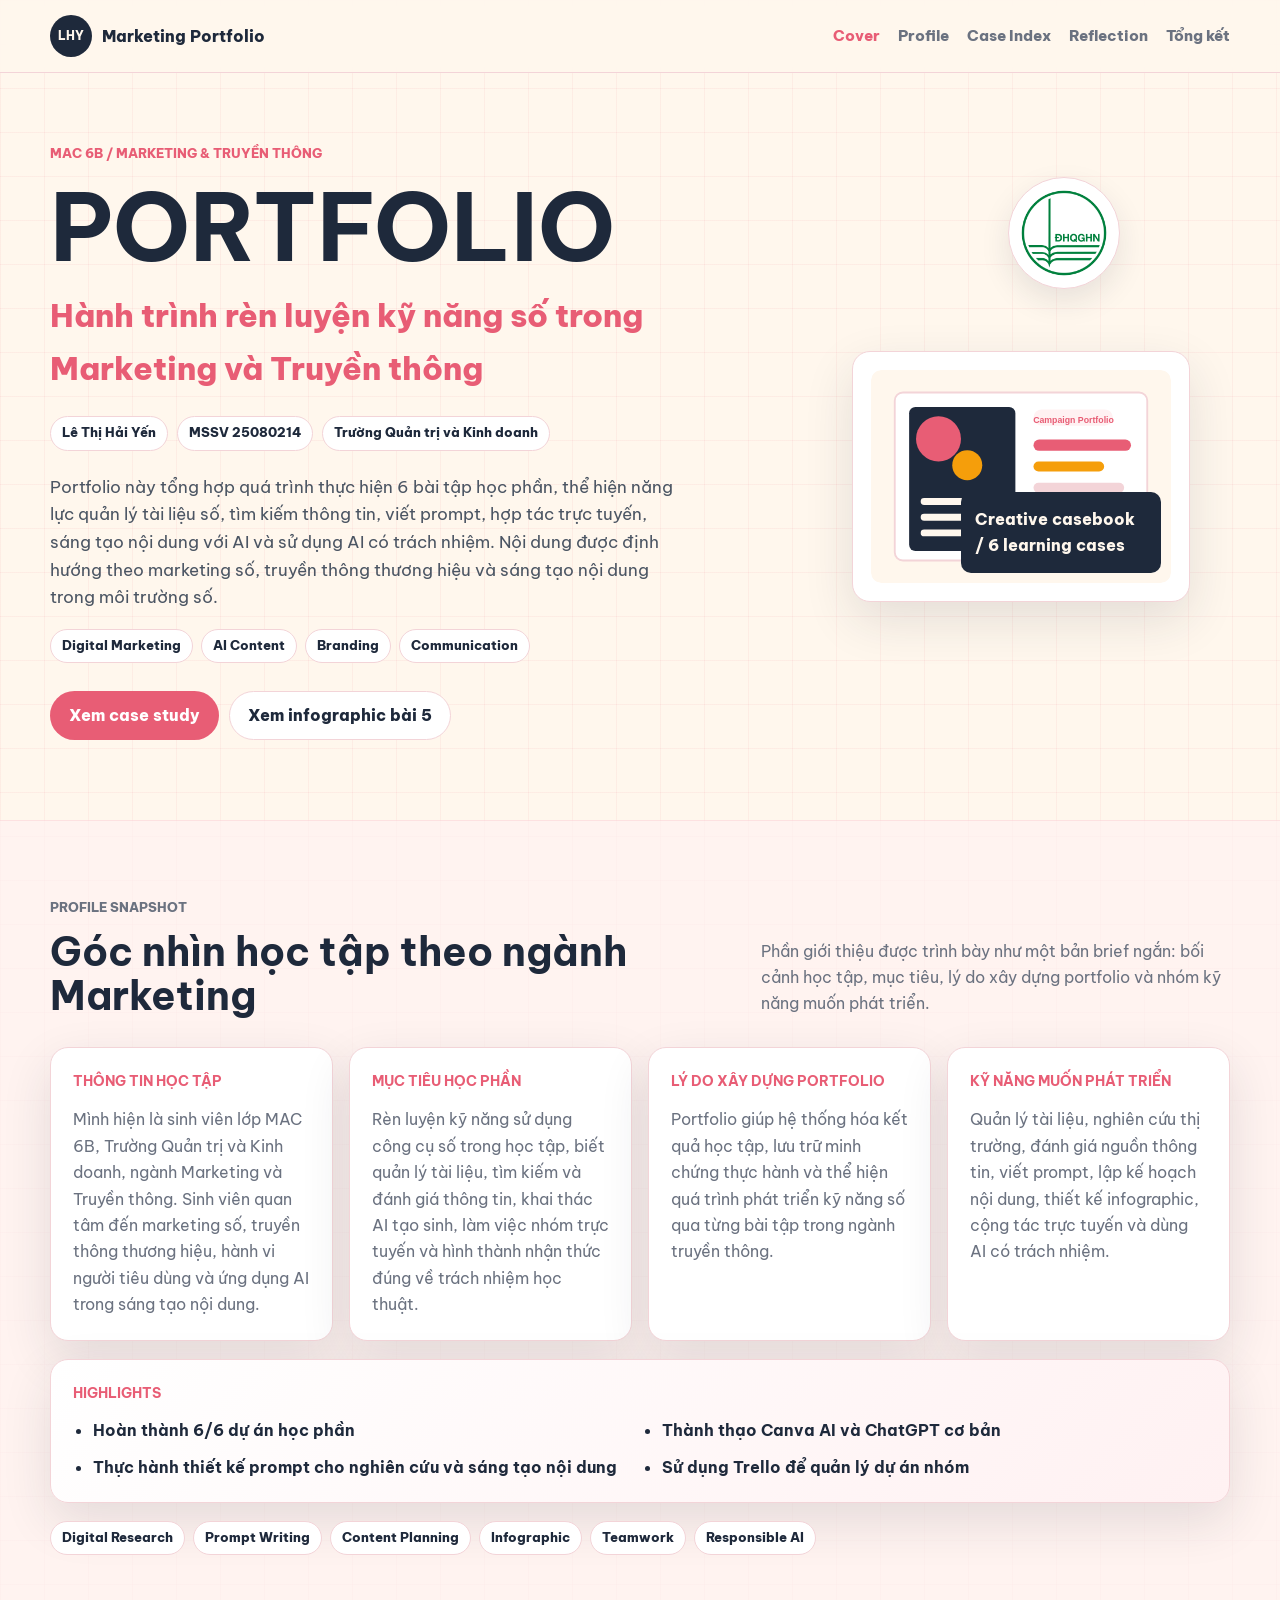
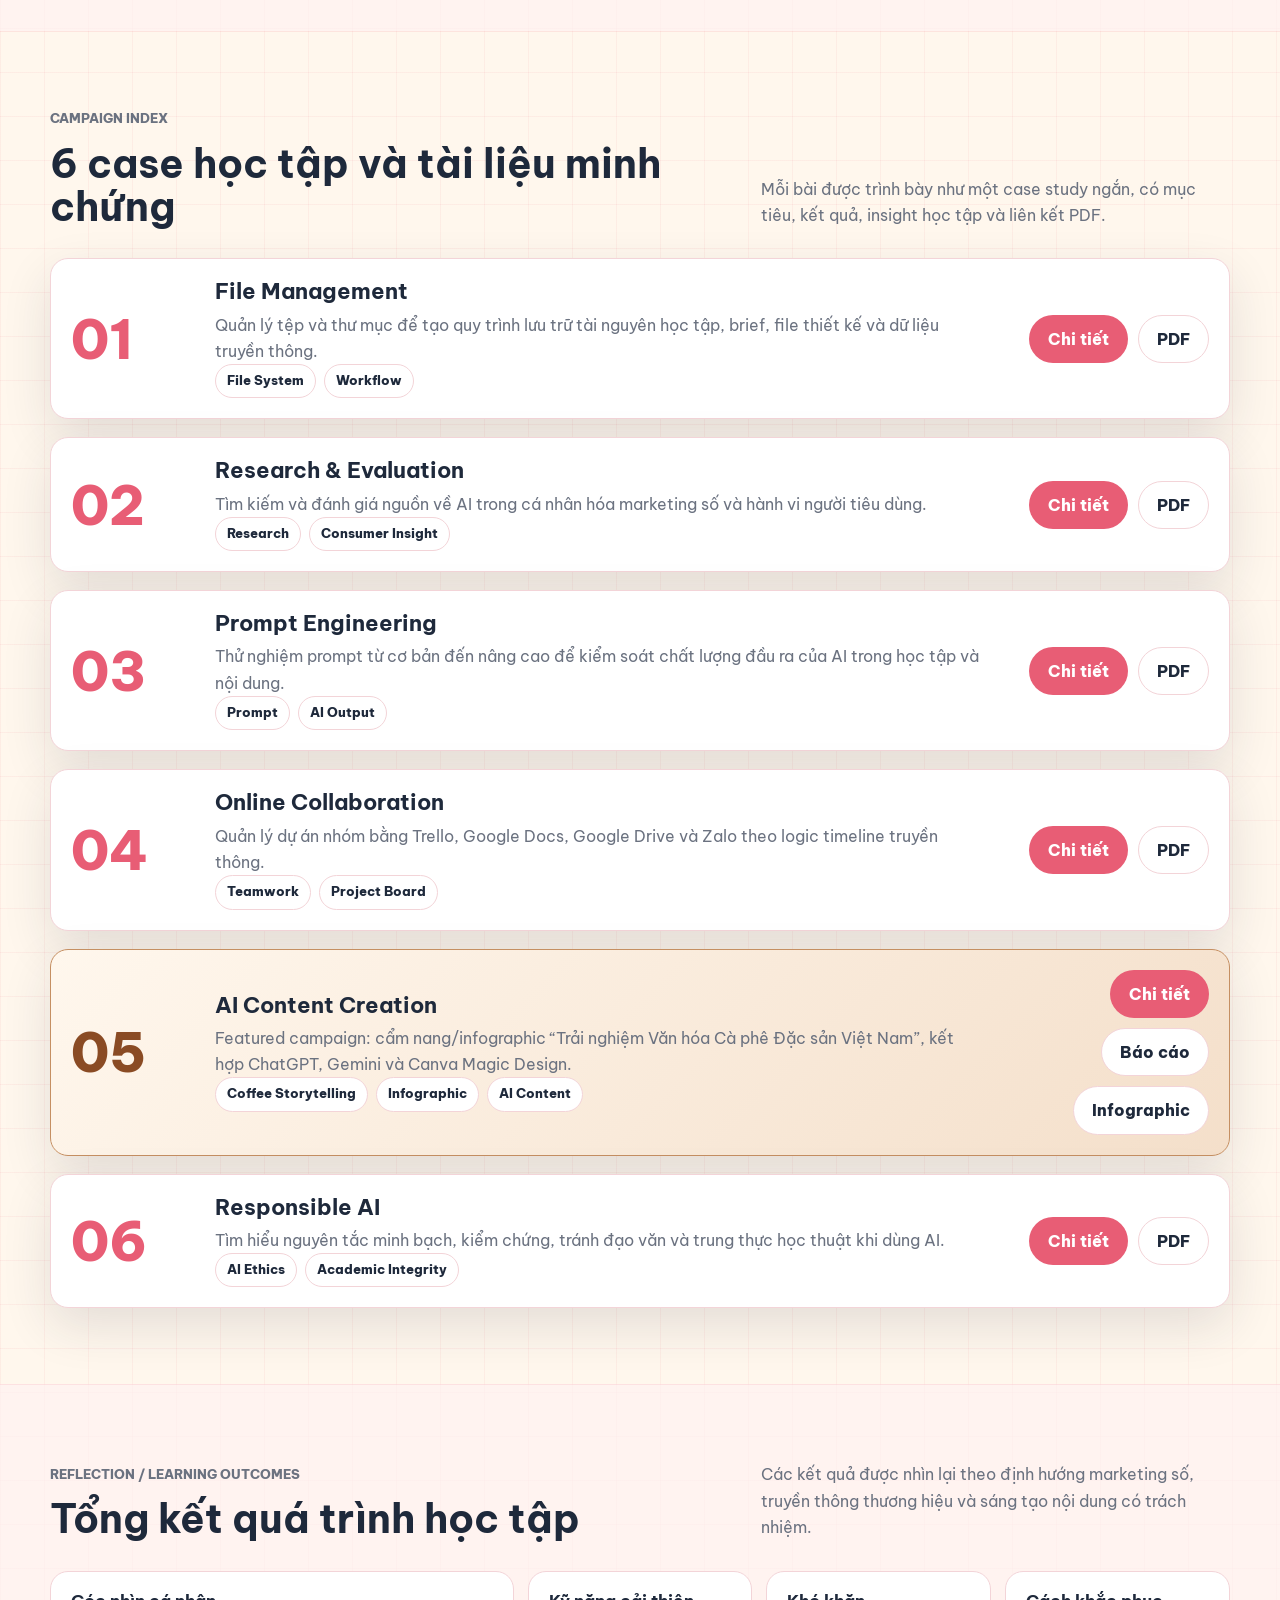
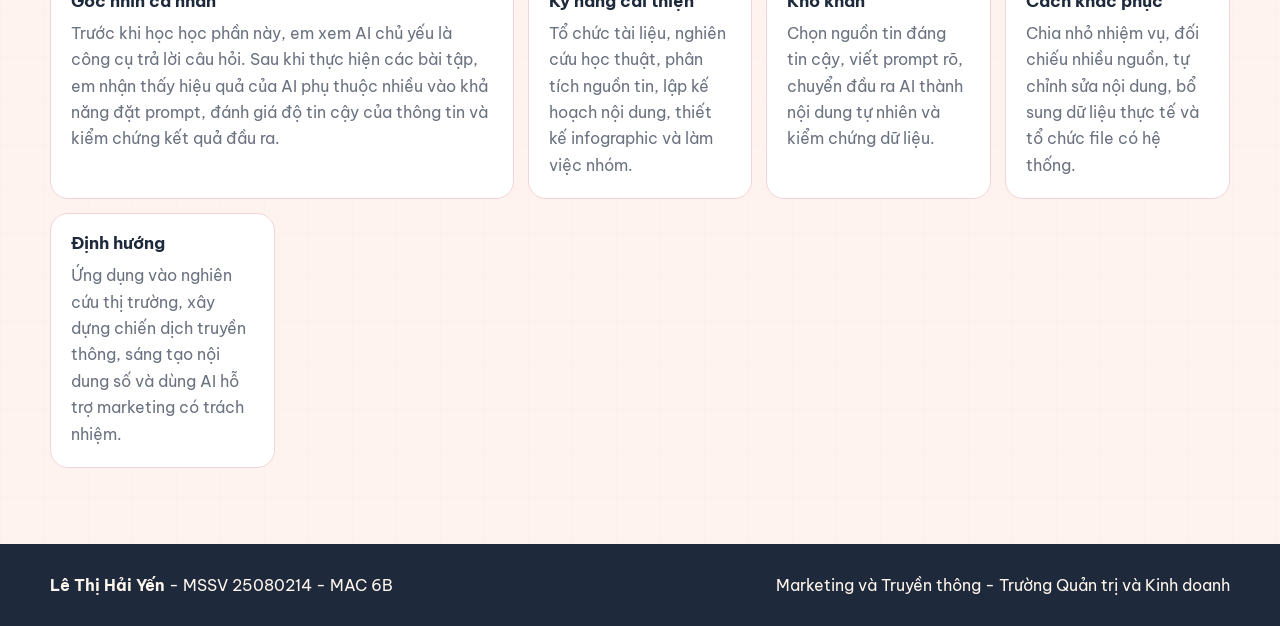
<file: index.html>
<!DOCTYPE html>
<html lang="vi">
<head>
  <meta charset="UTF-8">
  <meta name="viewport" content="width=device-width, initial-scale=1.0">
  <title>Portfolio học phần - Lê Thị Hải Yến</title>
  <meta name="description" content="Portfolio học phần của Lê Thị Hải Yến, sinh viên MAC 6B, ngành Marketing và Truyền thông.">
  <meta property="og:title" content="Portfolio học phần - Lê Thị Hải Yến">
  <meta property="og:description" content="Casebook học tập về kỹ năng số, AI, nội dung và truyền thông marketing.">
  <meta property="og:type" content="website">
  <meta property="og:image" content="images/campaign-board.svg">
  <link rel="icon" href="images/favicon.svg" type="image/svg+xml">
  <link rel="preconnect" href="https://fonts.googleapis.com">
  <link rel="preconnect" href="https://fonts.gstatic.com" crossorigin>
  <link href="https://fonts.googleapis.com/css2?family=Be+Vietnam+Pro:wght@400;500;600;700;800&display=swap" rel="stylesheet">
  <link rel="stylesheet" href="css/style.css">
  <script src="js/script.js" defer></script>
</head>
<body data-theme="marketing-coral">
  <header class="site-header">
    <nav class="nav-bar" aria-label="Điều hướng chính">
      <a class="brand-lockup" href="index.html" aria-label="Trang chủ"><span class="brand-dot">LHY</span><span>Marketing Portfolio</span></a>
      <button class="menu-button" type="button" aria-label="Mở menu" aria-expanded="false"><span></span><span></span><span></span></button>
      <div class="site-menu">
        <a class="is-active" href="#cover">Cover</a>
        <a href="#profile">Profile</a>
        <a href="#cases">Case Index</a>
        <a href="#reflection">Reflection</a>
        <a href="pages/tong-ket.html">Tổng kết</a>
      </div>
    </nav>
  </header>

  <main>
    <section class="hero" id="cover">
      <div class="campaign-cover">
        <div class="cover-copy" data-reveal>
          <p class="eyebrow">MAC 6B / Marketing & Truyền thông</p>
          <h1>Portfolio</h1>
          <p class="subheadline">Hành trình rèn luyện kỹ năng số trong Marketing và Truyền thông</p>
          <div class="identity-line">
            <span>Lê Thị Hải Yến</span>
            <span>MSSV 25080214</span>
            <span>Trường Quản trị và Kinh doanh</span>
          </div>
          <p class="lead">Portfolio này tổng hợp quá trình thực hiện 6 bài tập học phần, thể hiện năng lực quản lý tài liệu số, tìm kiếm thông tin, viết prompt, hợp tác trực tuyến, sáng tạo nội dung với AI và sử dụng AI có trách nhiệm. Nội dung được định hướng theo marketing số, truyền thông thương hiệu và sáng tạo nội dung trong môi trường số.</p>
          <div class="tag-row" aria-label="Chủ đề chính">
            <span>Digital Marketing</span>
            <span>AI Content</span>
            <span>Branding</span>
            <span>Communication</span>
          </div>
          <div class="cover-actions">
            <a class="button button-primary" href="#cases">Xem case study</a>
            <a class="button button-secondary" href="files/infographic-bai5.pdf" target="_blank" rel="noopener">Xem infographic bài 5</a>
          </div>
        </div>
        <img class="vnu-logo" src="images/vnu-logo.webp" alt="Logo Đại học Quốc gia Hà Nội" data-reveal>
        <div class="cover-visual" data-reveal>
          <figure class="poster-board">
            <img src="images/campaign-board.svg" alt="Visual campaign board cho portfolio marketing">
            <figcaption class="poster-note">Creative casebook / 6 learning cases</figcaption>
          </figure>
        </div>
      </div>
    </section>

    <section class="section section-alt" id="profile">
      <div class="container">
        <div class="section-heading" data-reveal>
          <div>
            <p class="eyebrow">Profile Snapshot</p>
            <h2>Góc nhìn học tập theo ngành Marketing</h2>
          </div>
          <p>Phần giới thiệu được trình bày như một bản brief ngắn: bối cảnh học tập, mục tiêu, lý do xây dựng portfolio và nhóm kỹ năng muốn phát triển.</p>
        </div>
        <div class="snapshot-grid">
          <article class="snapshot-card" data-reveal><strong>Thông tin học tập</strong><p>Mình hiện là sinh viên lớp MAC 6B, Trường Quản trị và Kinh doanh, ngành Marketing và Truyền thông. Sinh viên quan tâm đến marketing số, truyền thông thương hiệu, hành vi người tiêu dùng và ứng dụng AI trong sáng tạo nội dung.</p></article>
          <article class="snapshot-card" data-reveal><strong>Mục tiêu học phần</strong><p>Rèn luyện kỹ năng sử dụng công cụ số trong học tập, biết quản lý tài liệu, tìm kiếm và đánh giá thông tin, khai thác AI tạo sinh, làm việc nhóm trực tuyến và hình thành nhận thức đúng về trách nhiệm học thuật.</p></article>
          <article class="snapshot-card" data-reveal><strong>Lý do xây dựng portfolio</strong><p>Portfolio giúp hệ thống hóa kết quả học tập, lưu trữ minh chứng thực hành và thể hiện quá trình phát triển kỹ năng số qua từng bài tập trong ngành truyền thông.</p></article>
          <article class="snapshot-card" data-reveal><strong>Kỹ năng muốn phát triển</strong><p>Quản lý tài liệu, nghiên cứu thị trường, đánh giá nguồn thông tin, viết prompt, lập kế hoạch nội dung, thiết kế infographic, cộng tác trực tuyến và dùng AI có trách nhiệm.</p></article>
        </div>
        <aside class="highlight-strip" data-reveal aria-label="Highlights">
          <strong>Highlights</strong>
          <ul>
            <li>Hoàn thành 6/6 dự án học phần</li>
            <li>Thành thạo Canva AI và ChatGPT cơ bản</li>
            <li>Thực hành thiết kế prompt cho nghiên cứu và sáng tạo nội dung</li>
            <li>Sử dụng Trello để quản lý dự án nhóm</li>
          </ul>
        </aside>
        <div class="skill-tags" data-reveal>
          <span>Digital Research</span>
          <span>Prompt Writing</span>
          <span>Content Planning</span>
          <span>Infographic</span>
          <span>Teamwork</span>
          <span>Responsible AI</span>
        </div>
      </div>
    </section>

    <section class="section" id="cases">
      <div class="container">
        <div class="section-heading" data-reveal>
          <div>
            <p class="eyebrow">Campaign Index</p>
            <h2>6 case học tập và tài liệu minh chứng</h2>
          </div>
          <p>Mỗi bài được trình bày như một case study ngắn, có mục tiêu, kết quả, insight học tập và liên kết PDF.</p>
        </div>
        <div class="casebook">
          <article class="case-item" data-reveal>
            <span class="case-number">01</span>
            <div><h3>File Management</h3><p>Quản lý tệp và thư mục để tạo quy trình lưu trữ tài nguyên học tập, brief, file thiết kế và dữ liệu truyền thông.</p><div class="case-tags"><span>File System</span><span>Workflow</span></div></div>
            <div class="case-actions"><a class="button button-primary" href="pages/bai1.html">Chi tiết</a><a class="button button-secondary" href="files/bai1.pdf" target="_blank" rel="noopener">PDF</a></div>
          </article>
          <article class="case-item" data-reveal>
            <span class="case-number">02</span>
            <div><h3>Research & Evaluation</h3><p>Tìm kiếm và đánh giá nguồn về AI trong cá nhân hóa marketing số và hành vi người tiêu dùng.</p><div class="case-tags"><span>Research</span><span>Consumer Insight</span></div></div>
            <div class="case-actions"><a class="button button-primary" href="pages/bai2.html">Chi tiết</a><a class="button button-secondary" href="files/bai2.pdf" target="_blank" rel="noopener">PDF</a></div>
          </article>
          <article class="case-item" data-reveal>
            <span class="case-number">03</span>
            <div><h3>Prompt Engineering</h3><p>Thử nghiệm prompt từ cơ bản đến nâng cao để kiểm soát chất lượng đầu ra của AI trong học tập và nội dung.</p><div class="case-tags"><span>Prompt</span><span>AI Output</span></div></div>
            <div class="case-actions"><a class="button button-primary" href="pages/bai3.html">Chi tiết</a><a class="button button-secondary" href="files/bai3.pdf" target="_blank" rel="noopener">PDF</a></div>
          </article>
          <article class="case-item" data-reveal>
            <span class="case-number">04</span>
            <div><h3>Online Collaboration</h3><p>Quản lý dự án nhóm bằng Trello, Google Docs, Google Drive và Zalo theo logic timeline truyền thông.</p><div class="case-tags"><span>Teamwork</span><span>Project Board</span></div></div>
            <div class="case-actions"><a class="button button-primary" href="pages/bai4.html">Chi tiết</a><a class="button button-secondary" href="files/bai4.pdf" target="_blank" rel="noopener">PDF</a></div>
          </article>
          <article class="case-item featured" data-reveal>
            <span class="case-number">05</span>
            <div><h3>AI Content Creation</h3><p>Featured campaign: cẩm nang/infographic “Trải nghiệm Văn hóa Cà phê Đặc sản Việt Nam”, kết hợp ChatGPT, Gemini và Canva Magic Design.</p><div class="case-tags"><span>Coffee Storytelling</span><span>Infographic</span><span>AI Content</span></div></div>
            <div class="case-actions"><a class="button button-primary" href="pages/bai5.html">Chi tiết</a><a class="button button-secondary" href="files/bai5.pdf" target="_blank" rel="noopener">Báo cáo</a><a class="button button-secondary" href="files/infographic-bai5.pdf" target="_blank" rel="noopener">Infographic</a></div>
          </article>
          <article class="case-item" data-reveal>
            <span class="case-number">06</span>
            <div><h3>Responsible AI</h3><p>Tìm hiểu nguyên tắc minh bạch, kiểm chứng, tránh đạo văn và trung thực học thuật khi dùng AI.</p><div class="case-tags"><span>AI Ethics</span><span>Academic Integrity</span></div></div>
            <div class="case-actions"><a class="button button-primary" href="pages/bai6.html">Chi tiết</a><a class="button button-secondary" href="files/bai6.pdf" target="_blank" rel="noopener">PDF</a></div>
          </article>
        </div>
      </div>
    </section>

    <section class="section section-alt" id="reflection">
      <div class="container">
        <div class="section-heading" data-reveal>
          <div>
            <p class="eyebrow">Reflection / Learning Outcomes</p>
            <h2>Tổng kết quá trình học tập</h2>
          </div>
          <p>Các kết quả được nhìn lại theo định hướng marketing số, truyền thông thương hiệu và sáng tạo nội dung có trách nhiệm.</p>
        </div>
        <div class="reflection-grid">
          <article class="reflection-card reflection-wide" data-reveal><h3>Góc nhìn cá nhân</h3><p>Trước khi học học phần này, em xem AI chủ yếu là công cụ trả lời câu hỏi. Sau khi thực hiện các bài tập, em nhận thấy hiệu quả của AI phụ thuộc nhiều vào khả năng đặt prompt, đánh giá độ tin cậy của thông tin và kiểm chứng kết quả đầu ra.</p></article>
          <article class="reflection-card" data-reveal><h3>Kỹ năng cải thiện</h3><p>Tổ chức tài liệu, nghiên cứu học thuật, phân tích nguồn tin, lập kế hoạch nội dung, thiết kế infographic và làm việc nhóm.</p></article>
          <article class="reflection-card" data-reveal><h3>Khó khăn</h3><p>Chọn nguồn tin đáng tin cậy, viết prompt rõ, chuyển đầu ra AI thành nội dung tự nhiên và kiểm chứng dữ liệu.</p></article>
          <article class="reflection-card" data-reveal><h3>Cách khắc phục</h3><p>Chia nhỏ nhiệm vụ, đối chiếu nhiều nguồn, tự chỉnh sửa nội dung, bổ sung dữ liệu thực tế và tổ chức file có hệ thống.</p></article>
          <article class="reflection-card" data-reveal><h3>Định hướng</h3><p>Ứng dụng vào nghiên cứu thị trường, xây dựng chiến dịch truyền thông, sáng tạo nội dung số và dùng AI hỗ trợ marketing có trách nhiệm.</p></article>
        </div>
      </div>
    </section>
  </main>

  <footer class="site-footer">
    <div class="container footer-grid">
      <p><strong>Lê Thị Hải Yến</strong> - MSSV 25080214 - MAC 6B</p>
      <p>Marketing và Truyền thông - Trường Quản trị và Kinh doanh</p>
    </div>
  </footer>
</body>
</html>
</file>
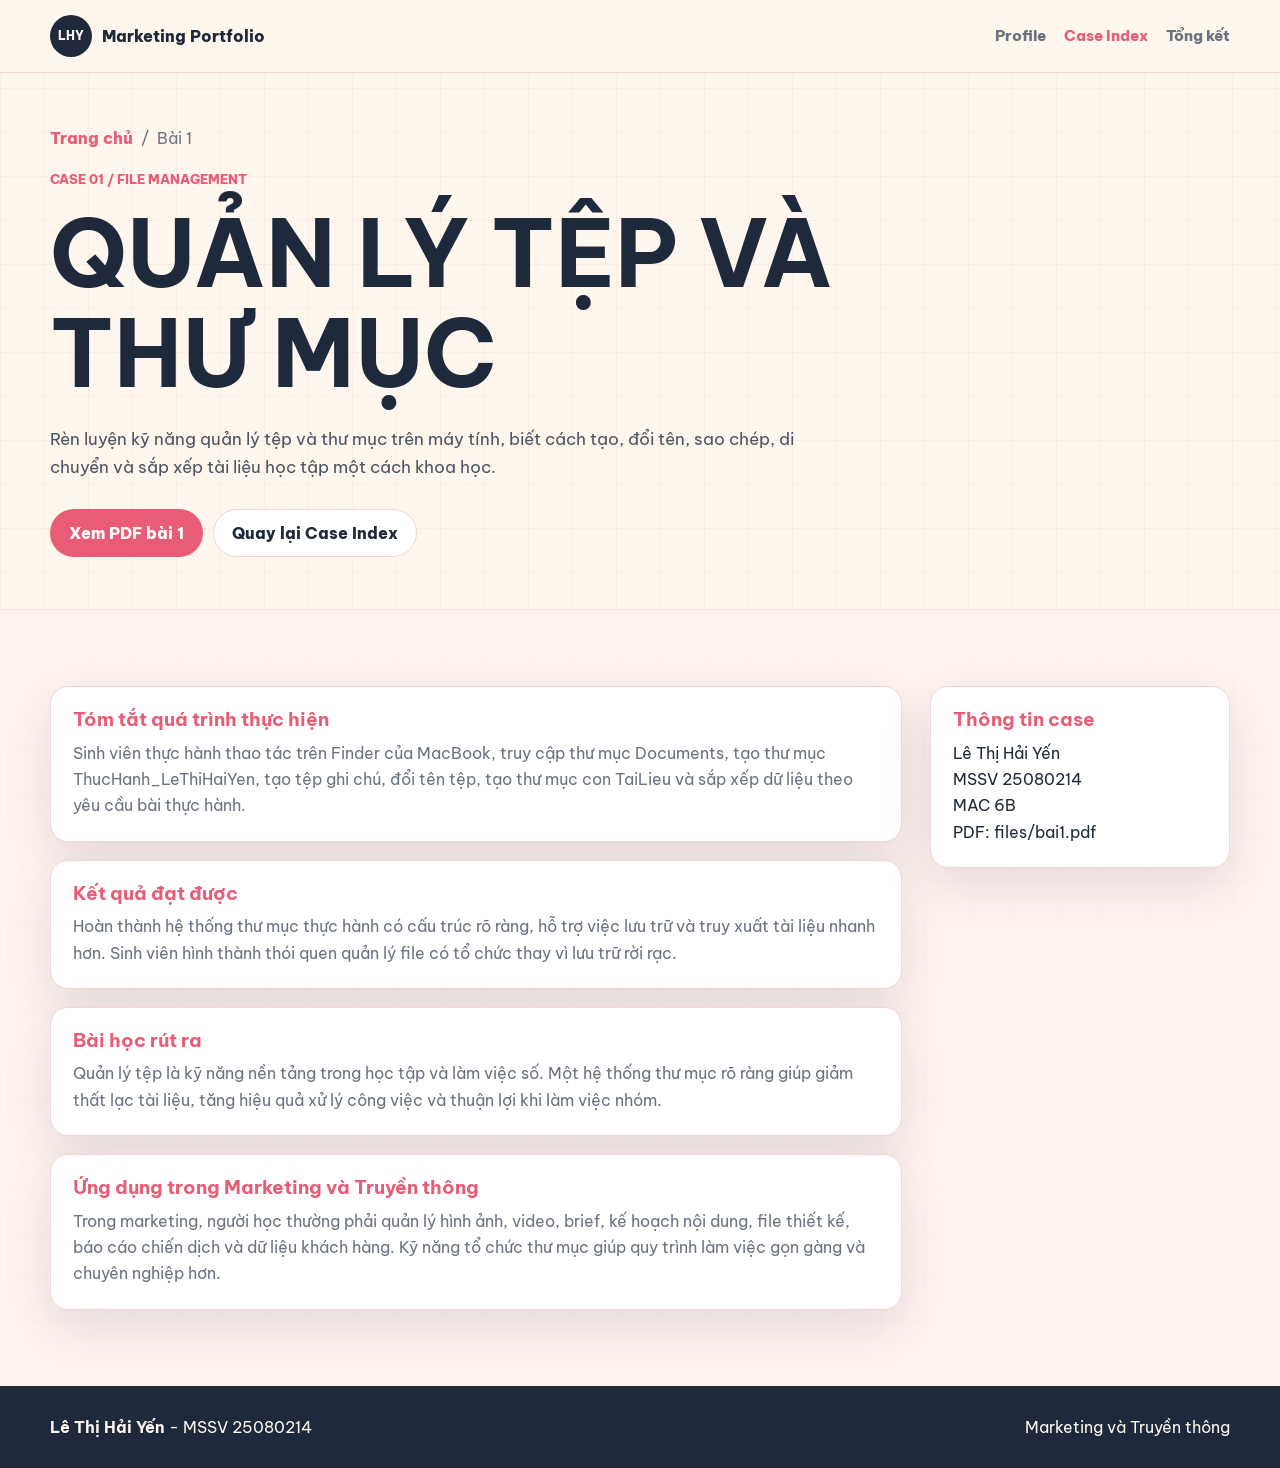
<file: pages/bai1.html>
<!DOCTYPE html>
<html lang="vi">
<head>
  <meta charset="UTF-8">
  <meta name="viewport" content="width=device-width, initial-scale=1.0">
  <title>Bài 1 - Quản lý tệp và thư mục | Lê Thị Hải Yến</title>
  <meta name="description" content="Bài 1 về quản lý tệp và thư mục trong portfolio của Lê Thị Hải Yến.">
  <link rel="icon" href="../images/favicon.svg" type="image/svg+xml">
  <link rel="preconnect" href="https://fonts.googleapis.com">
  <link rel="preconnect" href="https://fonts.gstatic.com" crossorigin>
  <link href="https://fonts.googleapis.com/css2?family=Be+Vietnam+Pro:wght@400;500;600;700;800&display=swap" rel="stylesheet">
  <link rel="stylesheet" href="../css/style.css">
  <script src="../js/script.js" defer></script>
</head>
<body data-theme="marketing-coral">
  <header class="site-header"><nav class="nav-bar" aria-label="Điều hướng chính"><a class="brand-lockup" href="../index.html"><span class="brand-dot">LHY</span><span>Marketing Portfolio</span></a><button class="menu-button" type="button" aria-label="Mở menu" aria-expanded="false"><span></span><span></span><span></span></button><div class="site-menu"><a href="../index.html#profile">Profile</a><a class="is-active" href="../index.html#cases">Case Index</a><a href="tong-ket.html">Tổng kết</a></div></nav></header>
  <main>
    <section class="page-hero"><div class="container"><div class="breadcrumb"><a href="../index.html">Trang chủ</a><span>/</span><span>Bài 1</span></div><p class="eyebrow">Case 01 / File Management</p><h1>Quản lý tệp và thư mục</h1><p class="lead">Rèn luyện kỹ năng quản lý tệp và thư mục trên máy tính, biết cách tạo, đổi tên, sao chép, di chuyển và sắp xếp tài liệu học tập một cách khoa học.</p><div class="cover-actions"><a class="button button-primary" href="../files/bai1.pdf" target="_blank" rel="noopener">Xem PDF bài 1</a><a class="button button-secondary" href="../index.html#cases">Quay lại Case Index</a></div></div></section>
    <section class="section section-alt"><div class="container detail-layout"><article class="detail-main">
      <section class="detail-section" data-reveal><h2>Tóm tắt quá trình thực hiện</h2><p>Sinh viên thực hành thao tác trên Finder của MacBook, truy cập thư mục Documents, tạo thư mục ThucHanh_LeThiHaiYen, tạo tệp ghi chú, đổi tên tệp, tạo thư mục con TaiLieu và sắp xếp dữ liệu theo yêu cầu bài thực hành.</p></section>
      <section class="detail-section" data-reveal><h2>Kết quả đạt được</h2><p>Hoàn thành hệ thống thư mục thực hành có cấu trúc rõ ràng, hỗ trợ việc lưu trữ và truy xuất tài liệu nhanh hơn. Sinh viên hình thành thói quen quản lý file có tổ chức thay vì lưu trữ rời rạc.</p></section>
      <section class="detail-section" data-reveal><h2>Bài học rút ra</h2><p>Quản lý tệp là kỹ năng nền tảng trong học tập và làm việc số. Một hệ thống thư mục rõ ràng giúp giảm thất lạc tài liệu, tăng hiệu quả xử lý công việc và thuận lợi khi làm việc nhóm.</p></section>
      <section class="detail-section" data-reveal><h2>Ứng dụng trong Marketing và Truyền thông</h2><p>Trong marketing, người học thường phải quản lý hình ảnh, video, brief, kế hoạch nội dung, file thiết kế, báo cáo chiến dịch và dữ liệu khách hàng. Kỹ năng tổ chức thư mục giúp quy trình làm việc gọn gàng và chuyên nghiệp hơn.</p></section>
    </article><aside class="side-stack"><div class="side-panel" data-reveal><h2>Thông tin case</h2><p>Lê Thị Hải Yến<br>MSSV 25080214<br>MAC 6B<br>PDF: files/bai1.pdf</p></div></aside></div></section>
  </main>
  <footer class="site-footer"><div class="container footer-grid"><p><strong>Lê Thị Hải Yến</strong> - MSSV 25080214</p><p>Marketing và Truyền thông</p></div></footer>
</body>
</html>
</file>
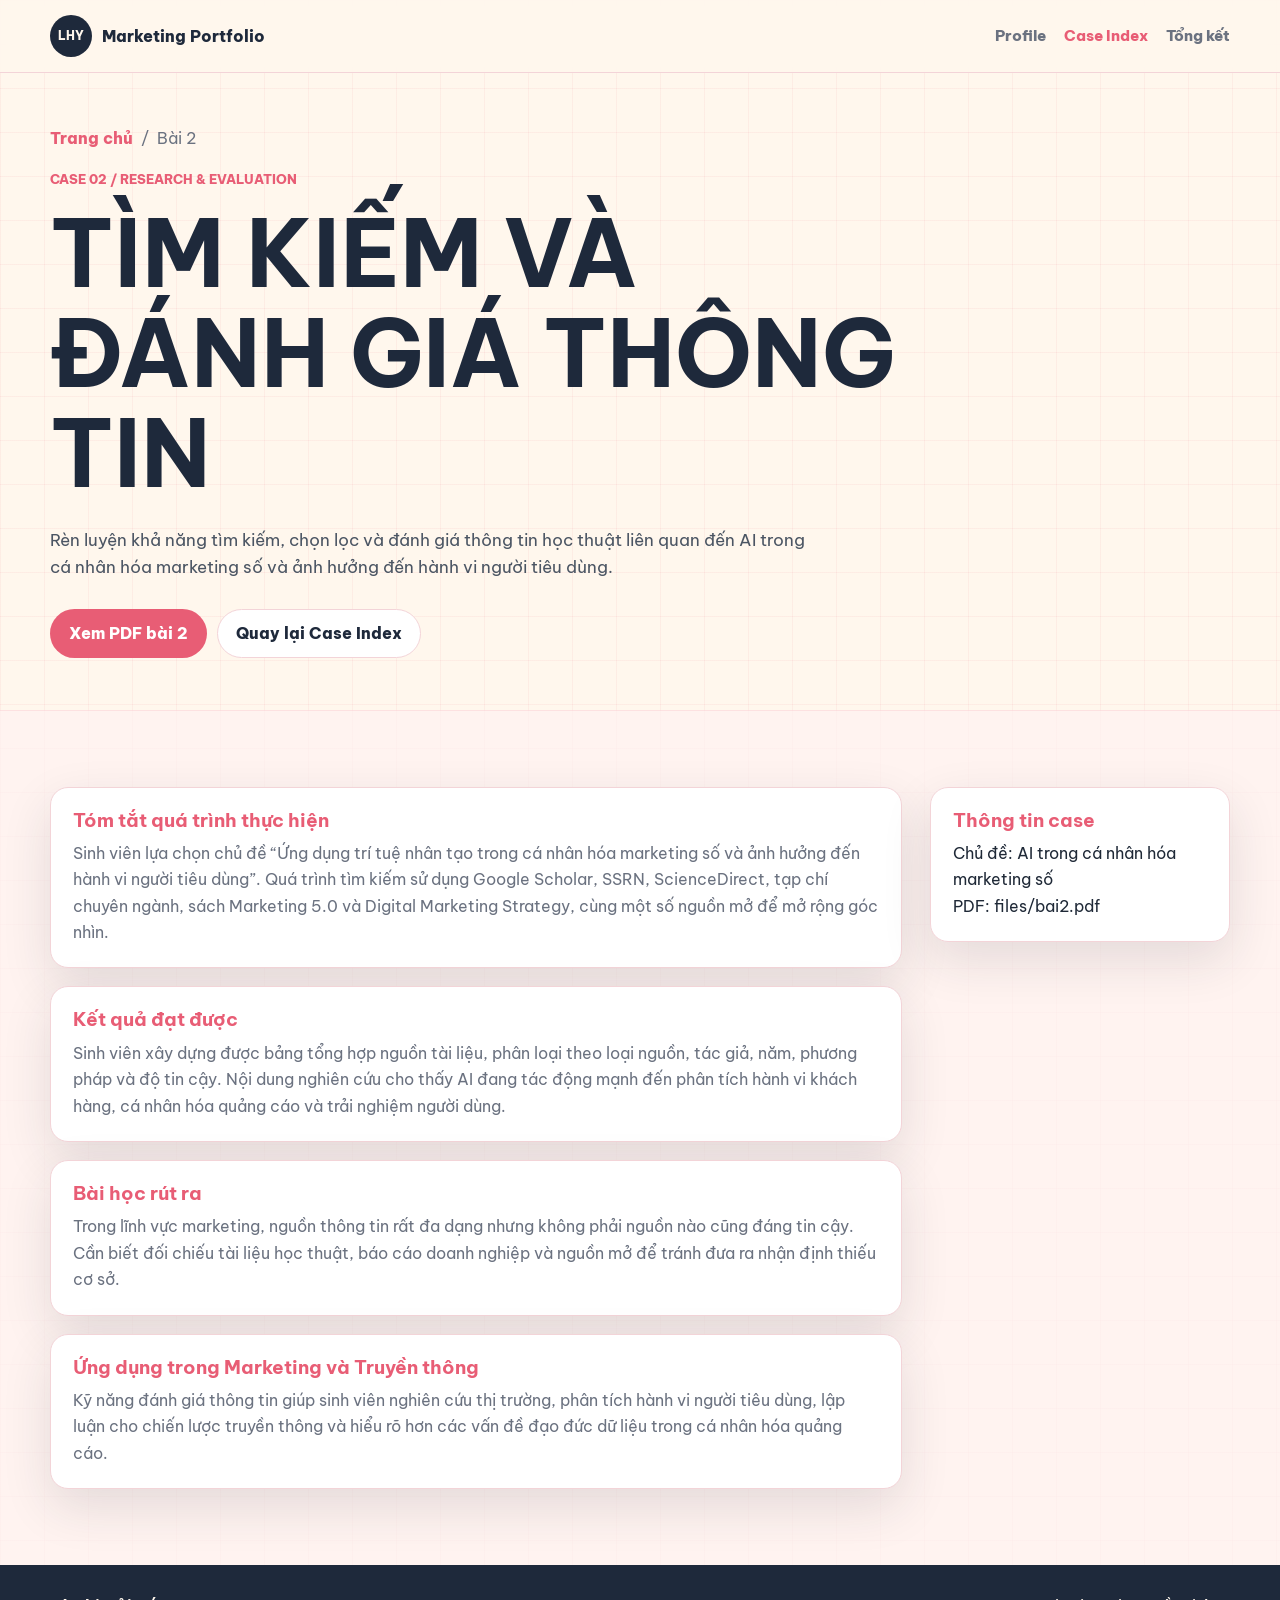
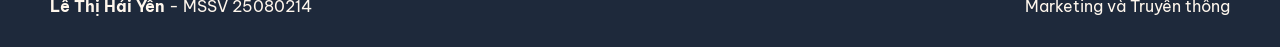
<file: pages/bai2.html>
<!DOCTYPE html>
<html lang="vi">
<head>
  <meta charset="UTF-8">
  <meta name="viewport" content="width=device-width, initial-scale=1.0">
  <title>Bài 2 - Tìm kiếm và đánh giá thông tin | Lê Thị Hải Yến</title>
  <meta name="description" content="Bài 2 về tìm kiếm và đánh giá thông tin trong portfolio của Lê Thị Hải Yến.">
  <link rel="icon" href="../images/favicon.svg" type="image/svg+xml">
  <link rel="preconnect" href="https://fonts.googleapis.com">
  <link rel="preconnect" href="https://fonts.gstatic.com" crossorigin>
  <link href="https://fonts.googleapis.com/css2?family=Be+Vietnam+Pro:wght@400;500;600;700;800&display=swap" rel="stylesheet">
  <link rel="stylesheet" href="../css/style.css">
  <script src="../js/script.js" defer></script>
</head>
<body data-theme="marketing-coral">
  <header class="site-header"><nav class="nav-bar" aria-label="Điều hướng chính"><a class="brand-lockup" href="../index.html"><span class="brand-dot">LHY</span><span>Marketing Portfolio</span></a><button class="menu-button" type="button" aria-label="Mở menu" aria-expanded="false"><span></span><span></span><span></span></button><div class="site-menu"><a href="../index.html#profile">Profile</a><a class="is-active" href="../index.html#cases">Case Index</a><a href="tong-ket.html">Tổng kết</a></div></nav></header>
  <main>
    <section class="page-hero"><div class="container"><div class="breadcrumb"><a href="../index.html">Trang chủ</a><span>/</span><span>Bài 2</span></div><p class="eyebrow">Case 02 / Research & Evaluation</p><h1>Tìm kiếm và đánh giá thông tin</h1><p class="lead">Rèn luyện khả năng tìm kiếm, chọn lọc và đánh giá thông tin học thuật liên quan đến AI trong cá nhân hóa marketing số và ảnh hưởng đến hành vi người tiêu dùng.</p><div class="cover-actions"><a class="button button-primary" href="../files/bai2.pdf" target="_blank" rel="noopener">Xem PDF bài 2</a><a class="button button-secondary" href="../index.html#cases">Quay lại Case Index</a></div></div></section>
    <section class="section section-alt"><div class="container detail-layout"><article class="detail-main">
      <section class="detail-section" data-reveal><h2>Tóm tắt quá trình thực hiện</h2><p>Sinh viên lựa chọn chủ đề “Ứng dụng trí tuệ nhân tạo trong cá nhân hóa marketing số và ảnh hưởng đến hành vi người tiêu dùng”. Quá trình tìm kiếm sử dụng Google Scholar, SSRN, ScienceDirect, tạp chí chuyên ngành, sách Marketing 5.0 và Digital Marketing Strategy, cùng một số nguồn mở để mở rộng góc nhìn.</p></section>
      <section class="detail-section" data-reveal><h2>Kết quả đạt được</h2><p>Sinh viên xây dựng được bảng tổng hợp nguồn tài liệu, phân loại theo loại nguồn, tác giả, năm, phương pháp và độ tin cậy. Nội dung nghiên cứu cho thấy AI đang tác động mạnh đến phân tích hành vi khách hàng, cá nhân hóa quảng cáo và trải nghiệm người dùng.</p></section>
      <section class="detail-section" data-reveal><h2>Bài học rút ra</h2><p>Trong lĩnh vực marketing, nguồn thông tin rất đa dạng nhưng không phải nguồn nào cũng đáng tin cậy. Cần biết đối chiếu tài liệu học thuật, báo cáo doanh nghiệp và nguồn mở để tránh đưa ra nhận định thiếu cơ sở.</p></section>
      <section class="detail-section" data-reveal><h2>Ứng dụng trong Marketing và Truyền thông</h2><p>Kỹ năng đánh giá thông tin giúp sinh viên nghiên cứu thị trường, phân tích hành vi người tiêu dùng, lập luận cho chiến lược truyền thông và hiểu rõ hơn các vấn đề đạo đức dữ liệu trong cá nhân hóa quảng cáo.</p></section>
    </article><aside class="side-stack"><div class="side-panel" data-reveal><h2>Thông tin case</h2><p>Chủ đề: AI trong cá nhân hóa marketing số<br>PDF: files/bai2.pdf</p></div></aside></div></section>
  </main>
  <footer class="site-footer"><div class="container footer-grid"><p><strong>Lê Thị Hải Yến</strong> - MSSV 25080214</p><p>Marketing và Truyền thông</p></div></footer>
</body>
</html>
</file>
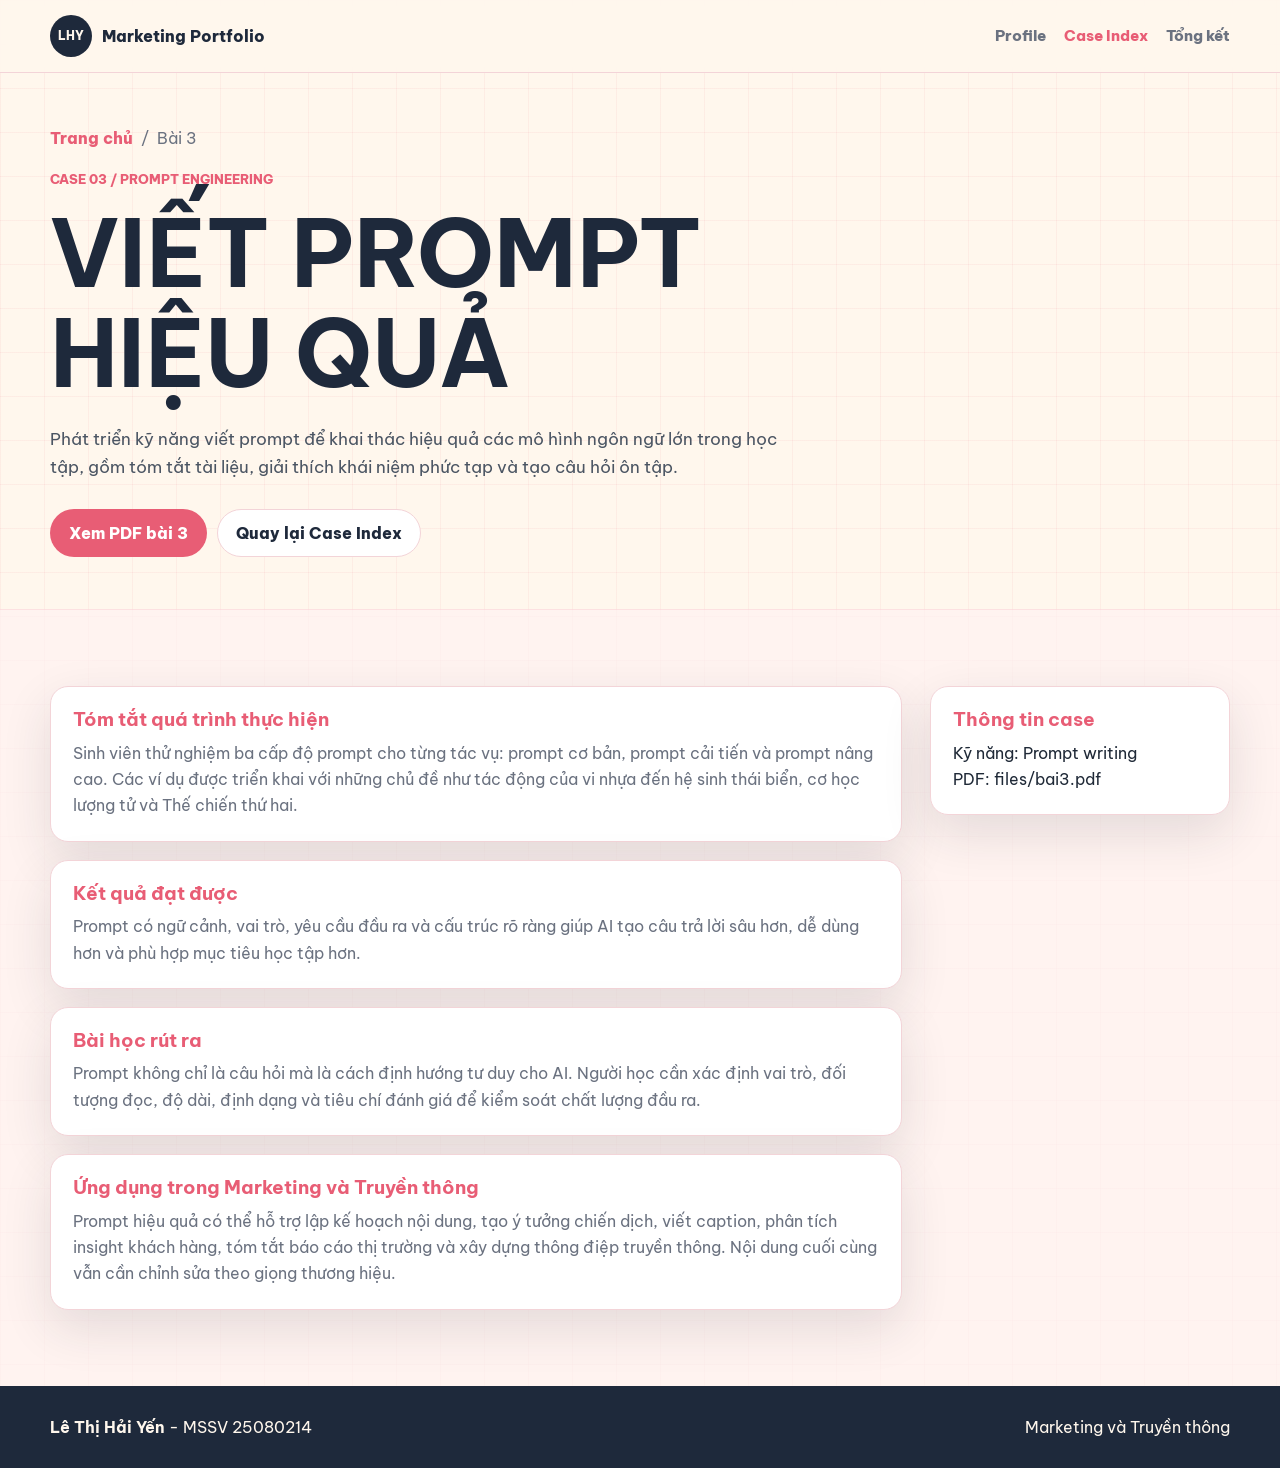
<file: pages/bai3.html>
<!DOCTYPE html>
<html lang="vi">
<head>
  <meta charset="UTF-8">
  <meta name="viewport" content="width=device-width, initial-scale=1.0">
  <title>Bài 3 - Viết prompt hiệu quả | Lê Thị Hải Yến</title>
  <meta name="description" content="Bài 3 về viết prompt hiệu quả trong portfolio của Lê Thị Hải Yến.">
  <link rel="icon" href="../images/favicon.svg" type="image/svg+xml">
  <link rel="preconnect" href="https://fonts.googleapis.com">
  <link rel="preconnect" href="https://fonts.gstatic.com" crossorigin>
  <link href="https://fonts.googleapis.com/css2?family=Be+Vietnam+Pro:wght@400;500;600;700;800&display=swap" rel="stylesheet">
  <link rel="stylesheet" href="../css/style.css">
  <script src="../js/script.js" defer></script>
</head>
<body data-theme="marketing-coral">
  <header class="site-header"><nav class="nav-bar" aria-label="Điều hướng chính"><a class="brand-lockup" href="../index.html"><span class="brand-dot">LHY</span><span>Marketing Portfolio</span></a><button class="menu-button" type="button" aria-label="Mở menu" aria-expanded="false"><span></span><span></span><span></span></button><div class="site-menu"><a href="../index.html#profile">Profile</a><a class="is-active" href="../index.html#cases">Case Index</a><a href="tong-ket.html">Tổng kết</a></div></nav></header>
  <main>
    <section class="page-hero"><div class="container"><div class="breadcrumb"><a href="../index.html">Trang chủ</a><span>/</span><span>Bài 3</span></div><p class="eyebrow">Case 03 / Prompt Engineering</p><h1>Viết prompt hiệu quả</h1><p class="lead">Phát triển kỹ năng viết prompt để khai thác hiệu quả các mô hình ngôn ngữ lớn trong học tập, gồm tóm tắt tài liệu, giải thích khái niệm phức tạp và tạo câu hỏi ôn tập.</p><div class="cover-actions"><a class="button button-primary" href="../files/bai3.pdf" target="_blank" rel="noopener">Xem PDF bài 3</a><a class="button button-secondary" href="../index.html#cases">Quay lại Case Index</a></div></div></section>
    <section class="section section-alt"><div class="container detail-layout"><article class="detail-main">
      <section class="detail-section" data-reveal><h2>Tóm tắt quá trình thực hiện</h2><p>Sinh viên thử nghiệm ba cấp độ prompt cho từng tác vụ: prompt cơ bản, prompt cải tiến và prompt nâng cao. Các ví dụ được triển khai với những chủ đề như tác động của vi nhựa đến hệ sinh thái biển, cơ học lượng tử và Thế chiến thứ hai.</p></section>
      <section class="detail-section" data-reveal><h2>Kết quả đạt được</h2><p>Prompt có ngữ cảnh, vai trò, yêu cầu đầu ra và cấu trúc rõ ràng giúp AI tạo câu trả lời sâu hơn, dễ dùng hơn và phù hợp mục tiêu học tập hơn.</p></section>
      <section class="detail-section" data-reveal><h2>Bài học rút ra</h2><p>Prompt không chỉ là câu hỏi mà là cách định hướng tư duy cho AI. Người học cần xác định vai trò, đối tượng đọc, độ dài, định dạng và tiêu chí đánh giá để kiểm soát chất lượng đầu ra.</p></section>
      <section class="detail-section" data-reveal><h2>Ứng dụng trong Marketing và Truyền thông</h2><p>Prompt hiệu quả có thể hỗ trợ lập kế hoạch nội dung, tạo ý tưởng chiến dịch, viết caption, phân tích insight khách hàng, tóm tắt báo cáo thị trường và xây dựng thông điệp truyền thông. Nội dung cuối cùng vẫn cần chỉnh sửa theo giọng thương hiệu.</p></section>
    </article><aside class="side-stack"><div class="side-panel" data-reveal><h2>Thông tin case</h2><p>Kỹ năng: Prompt writing<br>PDF: files/bai3.pdf</p></div></aside></div></section>
  </main>
  <footer class="site-footer"><div class="container footer-grid"><p><strong>Lê Thị Hải Yến</strong> - MSSV 25080214</p><p>Marketing và Truyền thông</p></div></footer>
</body>
</html>
</file>
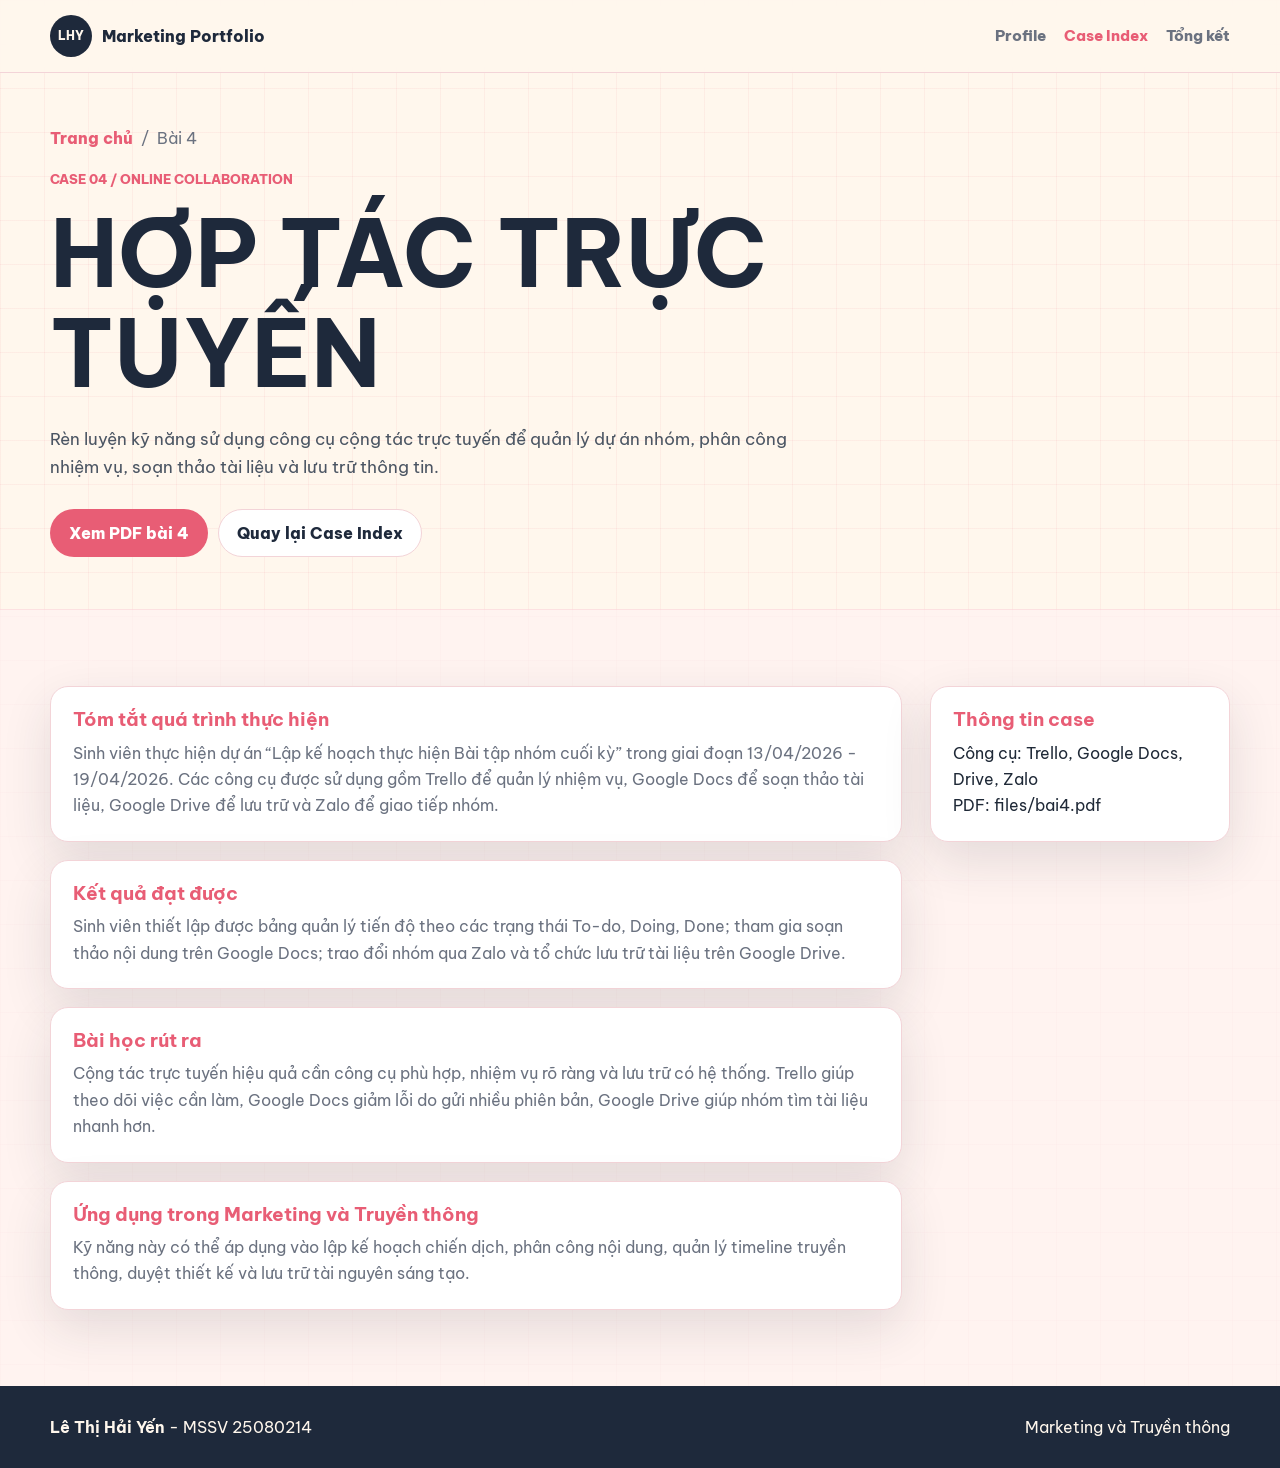
<file: pages/bai4.html>
<!DOCTYPE html>
<html lang="vi">
<head>
  <meta charset="UTF-8">
  <meta name="viewport" content="width=device-width, initial-scale=1.0">
  <title>Bài 4 - Hợp tác trực tuyến | Lê Thị Hải Yến</title>
  <meta name="description" content="Bài 4 về hợp tác trực tuyến trong portfolio của Lê Thị Hải Yến.">
  <link rel="icon" href="../images/favicon.svg" type="image/svg+xml">
  <link rel="preconnect" href="https://fonts.googleapis.com">
  <link rel="preconnect" href="https://fonts.gstatic.com" crossorigin>
  <link href="https://fonts.googleapis.com/css2?family=Be+Vietnam+Pro:wght@400;500;600;700;800&display=swap" rel="stylesheet">
  <link rel="stylesheet" href="../css/style.css">
  <script src="../js/script.js" defer></script>
</head>
<body data-theme="marketing-coral">
  <header class="site-header"><nav class="nav-bar" aria-label="Điều hướng chính"><a class="brand-lockup" href="../index.html"><span class="brand-dot">LHY</span><span>Marketing Portfolio</span></a><button class="menu-button" type="button" aria-label="Mở menu" aria-expanded="false"><span></span><span></span><span></span></button><div class="site-menu"><a href="../index.html#profile">Profile</a><a class="is-active" href="../index.html#cases">Case Index</a><a href="tong-ket.html">Tổng kết</a></div></nav></header>
  <main>
    <section class="page-hero"><div class="container"><div class="breadcrumb"><a href="../index.html">Trang chủ</a><span>/</span><span>Bài 4</span></div><p class="eyebrow">Case 04 / Online Collaboration</p><h1>Hợp tác trực tuyến</h1><p class="lead">Rèn luyện kỹ năng sử dụng công cụ cộng tác trực tuyến để quản lý dự án nhóm, phân công nhiệm vụ, soạn thảo tài liệu và lưu trữ thông tin.</p><div class="cover-actions"><a class="button button-primary" href="../files/bai4.pdf" target="_blank" rel="noopener">Xem PDF bài 4</a><a class="button button-secondary" href="../index.html#cases">Quay lại Case Index</a></div></div></section>
    <section class="section section-alt"><div class="container detail-layout"><article class="detail-main">
      <section class="detail-section" data-reveal><h2>Tóm tắt quá trình thực hiện</h2><p>Sinh viên thực hiện dự án “Lập kế hoạch thực hiện Bài tập nhóm cuối kỳ” trong giai đoạn 13/04/2026 - 19/04/2026. Các công cụ được sử dụng gồm Trello để quản lý nhiệm vụ, Google Docs để soạn thảo tài liệu, Google Drive để lưu trữ và Zalo để giao tiếp nhóm.</p></section>
      <section class="detail-section" data-reveal><h2>Kết quả đạt được</h2><p>Sinh viên thiết lập được bảng quản lý tiến độ theo các trạng thái To-do, Doing, Done; tham gia soạn thảo nội dung trên Google Docs; trao đổi nhóm qua Zalo và tổ chức lưu trữ tài liệu trên Google Drive.</p></section>
      <section class="detail-section" data-reveal><h2>Bài học rút ra</h2><p>Cộng tác trực tuyến hiệu quả cần công cụ phù hợp, nhiệm vụ rõ ràng và lưu trữ có hệ thống. Trello giúp theo dõi việc cần làm, Google Docs giảm lỗi do gửi nhiều phiên bản, Google Drive giúp nhóm tìm tài liệu nhanh hơn.</p></section>
      <section class="detail-section" data-reveal><h2>Ứng dụng trong Marketing và Truyền thông</h2><p>Kỹ năng này có thể áp dụng vào lập kế hoạch chiến dịch, phân công nội dung, quản lý timeline truyền thông, duyệt thiết kế và lưu trữ tài nguyên sáng tạo.</p></section>
    </article><aside class="side-stack"><div class="side-panel" data-reveal><h2>Thông tin case</h2><p>Công cụ: Trello, Google Docs, Drive, Zalo<br>PDF: files/bai4.pdf</p></div></aside></div></section>
  </main>
  <footer class="site-footer"><div class="container footer-grid"><p><strong>Lê Thị Hải Yến</strong> - MSSV 25080214</p><p>Marketing và Truyền thông</p></div></footer>
</body>
</html>
</file>
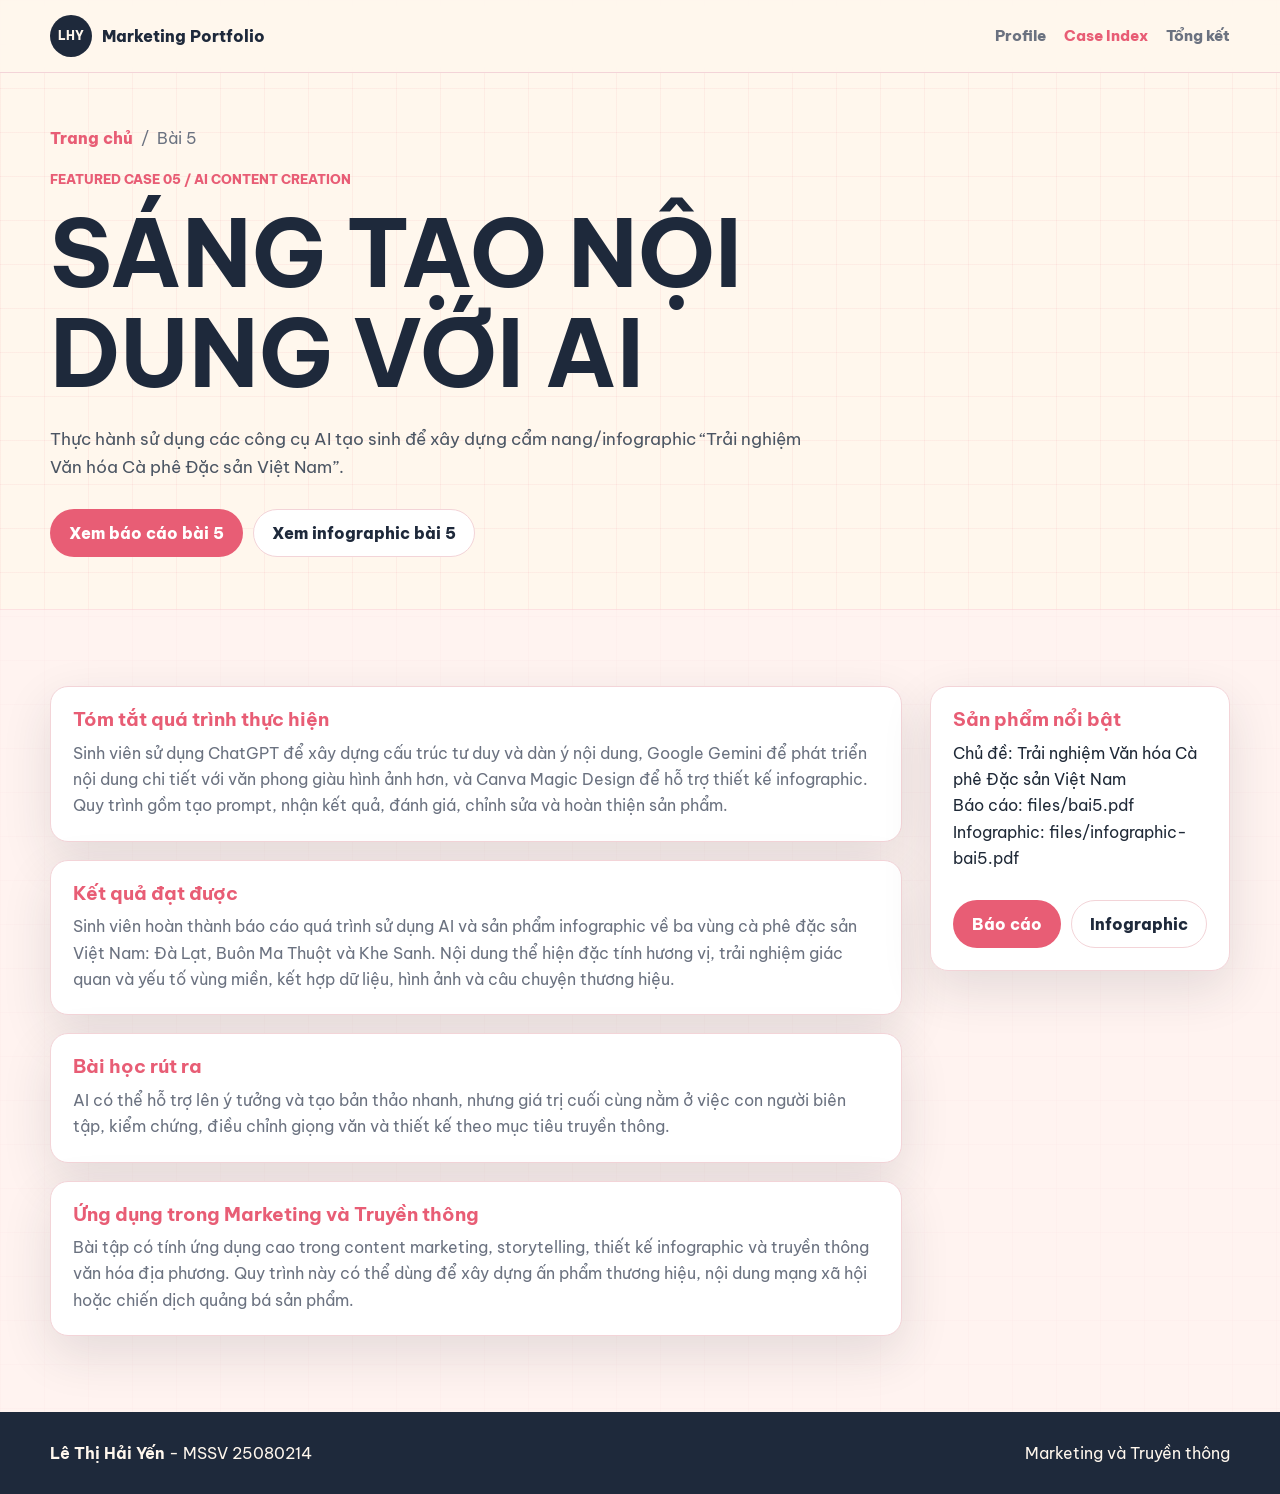
<file: pages/bai5.html>
<!DOCTYPE html>
<html lang="vi">
<head>
  <meta charset="UTF-8">
  <meta name="viewport" content="width=device-width, initial-scale=1.0">
  <title>Bài 5 - Sáng tạo nội dung với AI | Lê Thị Hải Yến</title>
  <meta name="description" content="Bài 5 về sáng tạo nội dung với AI và infographic cà phê đặc sản Việt Nam.">
  <link rel="icon" href="../images/favicon.svg" type="image/svg+xml">
  <link rel="preconnect" href="https://fonts.googleapis.com">
  <link rel="preconnect" href="https://fonts.gstatic.com" crossorigin>
  <link href="https://fonts.googleapis.com/css2?family=Be+Vietnam+Pro:wght@400;500;600;700;800&display=swap" rel="stylesheet">
  <link rel="stylesheet" href="../css/style.css">
  <script src="../js/script.js" defer></script>
</head>
<body data-theme="marketing-coral">
  <header class="site-header"><nav class="nav-bar" aria-label="Điều hướng chính"><a class="brand-lockup" href="../index.html"><span class="brand-dot">LHY</span><span>Marketing Portfolio</span></a><button class="menu-button" type="button" aria-label="Mở menu" aria-expanded="false"><span></span><span></span><span></span></button><div class="site-menu"><a href="../index.html#profile">Profile</a><a class="is-active" href="../index.html#cases">Case Index</a><a href="tong-ket.html">Tổng kết</a></div></nav></header>
  <main>
    <section class="page-hero"><div class="container"><div class="breadcrumb"><a href="../index.html">Trang chủ</a><span>/</span><span>Bài 5</span></div><p class="eyebrow">Featured Case 05 / AI Content Creation</p><h1>Sáng tạo nội dung với AI</h1><p class="lead">Thực hành sử dụng các công cụ AI tạo sinh để xây dựng cẩm nang/infographic “Trải nghiệm Văn hóa Cà phê Đặc sản Việt Nam”.</p><div class="cover-actions"><a class="button button-primary" href="../files/bai5.pdf" target="_blank" rel="noopener">Xem báo cáo bài 5</a><a class="button button-secondary" href="../files/infographic-bai5.pdf" target="_blank" rel="noopener">Xem infographic bài 5</a></div></div></section>
    <section class="section section-alt"><div class="container detail-layout"><article class="detail-main">
      <section class="detail-section" data-reveal><h2>Tóm tắt quá trình thực hiện</h2><p>Sinh viên sử dụng ChatGPT để xây dựng cấu trúc tư duy và dàn ý nội dung, Google Gemini để phát triển nội dung chi tiết với văn phong giàu hình ảnh hơn, và Canva Magic Design để hỗ trợ thiết kế infographic. Quy trình gồm tạo prompt, nhận kết quả, đánh giá, chỉnh sửa và hoàn thiện sản phẩm.</p></section>
      <section class="detail-section" data-reveal><h2>Kết quả đạt được</h2><p>Sinh viên hoàn thành báo cáo quá trình sử dụng AI và sản phẩm infographic về ba vùng cà phê đặc sản Việt Nam: Đà Lạt, Buôn Ma Thuột và Khe Sanh. Nội dung thể hiện đặc tính hương vị, trải nghiệm giác quan và yếu tố vùng miền, kết hợp dữ liệu, hình ảnh và câu chuyện thương hiệu.</p></section>
      <section class="detail-section" data-reveal><h2>Bài học rút ra</h2><p>AI có thể hỗ trợ lên ý tưởng và tạo bản thảo nhanh, nhưng giá trị cuối cùng nằm ở việc con người biên tập, kiểm chứng, điều chỉnh giọng văn và thiết kế theo mục tiêu truyền thông.</p></section>
      <section class="detail-section" data-reveal><h2>Ứng dụng trong Marketing và Truyền thông</h2><p>Bài tập có tính ứng dụng cao trong content marketing, storytelling, thiết kế infographic và truyền thông văn hóa địa phương. Quy trình này có thể dùng để xây dựng ấn phẩm thương hiệu, nội dung mạng xã hội hoặc chiến dịch quảng bá sản phẩm.</p></section>
    </article><aside class="side-stack"><div class="side-panel" data-reveal><h2>Sản phẩm nổi bật</h2><p>Chủ đề: Trải nghiệm Văn hóa Cà phê Đặc sản Việt Nam<br>Báo cáo: files/bai5.pdf<br>Infographic: files/infographic-bai5.pdf</p><div class="cover-actions"><a class="button button-primary" href="../files/bai5.pdf" target="_blank" rel="noopener">Báo cáo</a><a class="button button-secondary" href="../files/infographic-bai5.pdf" target="_blank" rel="noopener">Infographic</a></div></div></aside></div></section>
  </main>
  <footer class="site-footer"><div class="container footer-grid"><p><strong>Lê Thị Hải Yến</strong> - MSSV 25080214</p><p>Marketing và Truyền thông</p></div></footer>
</body>
</html>
</file>
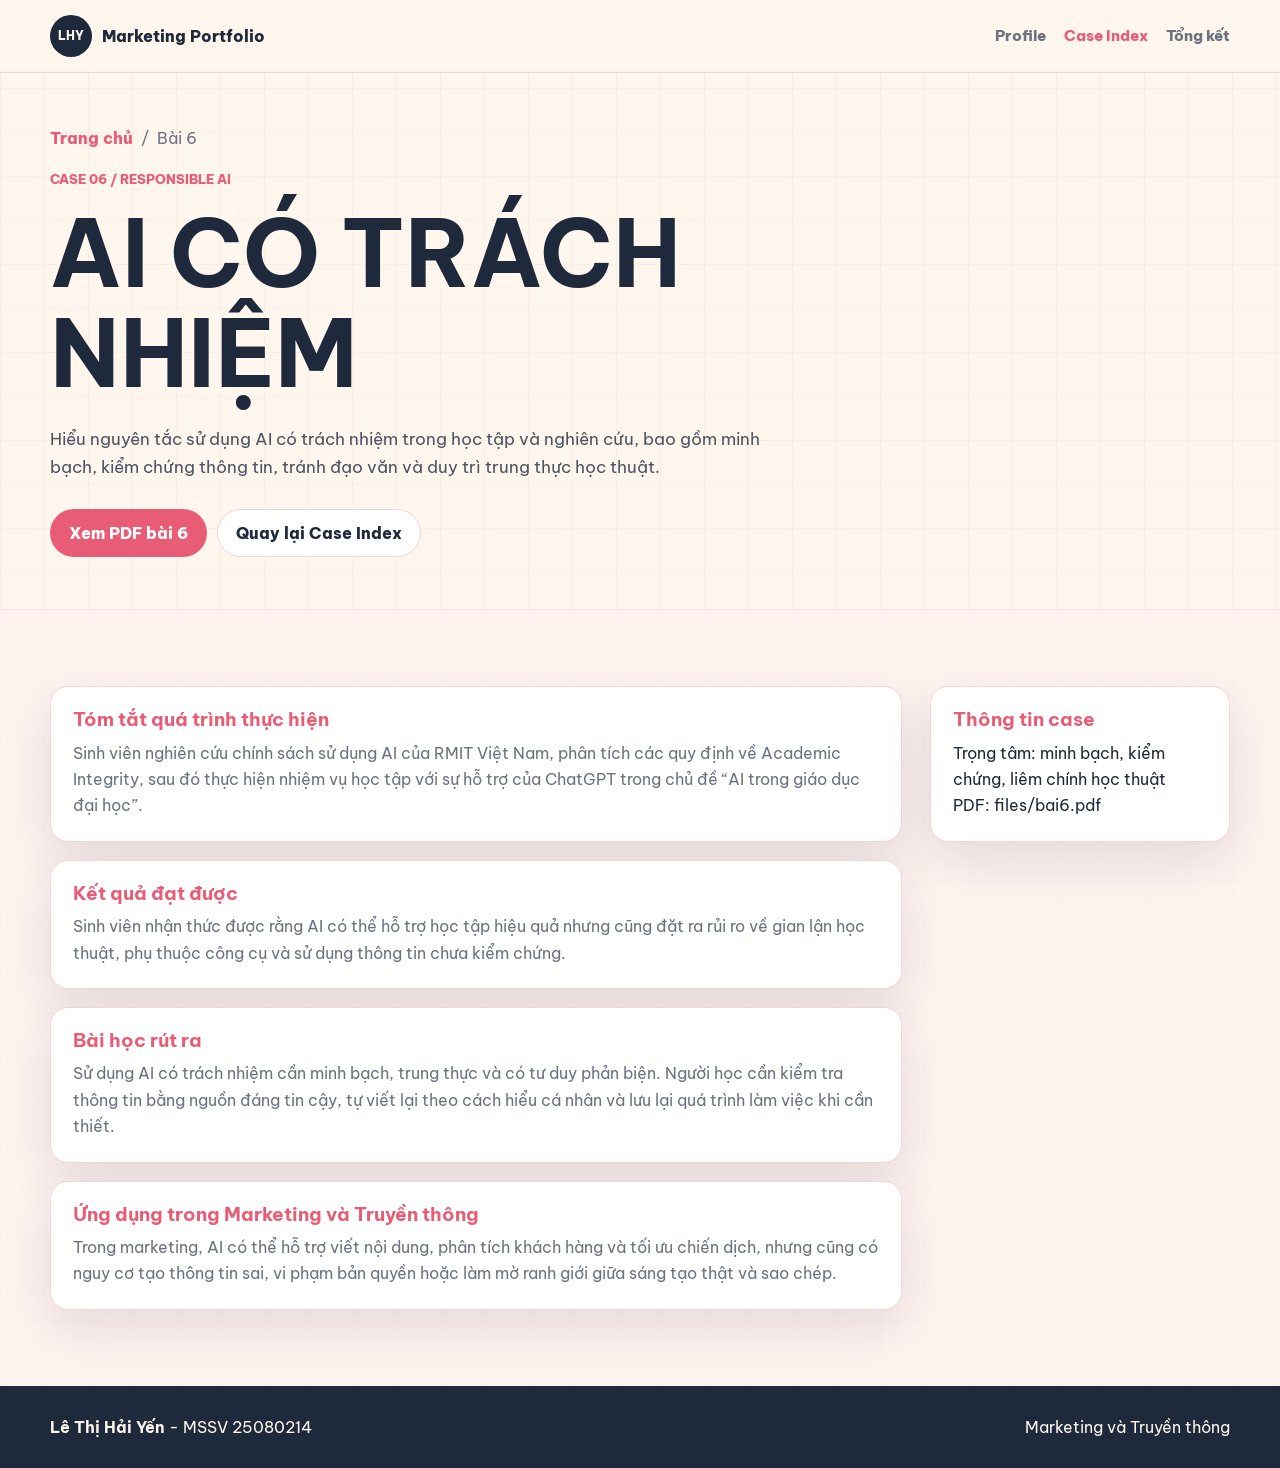
<file: pages/bai6.html>
<!DOCTYPE html>
<html lang="vi">
<head>
  <meta charset="UTF-8">
  <meta name="viewport" content="width=device-width, initial-scale=1.0">
  <title>Bài 6 - AI có trách nhiệm | Lê Thị Hải Yến</title>
  <meta name="description" content="Bài 6 về sử dụng AI có trách nhiệm trong portfolio của Lê Thị Hải Yến.">
  <link rel="icon" href="../images/favicon.svg" type="image/svg+xml">
  <link rel="preconnect" href="https://fonts.googleapis.com">
  <link rel="preconnect" href="https://fonts.gstatic.com" crossorigin>
  <link href="https://fonts.googleapis.com/css2?family=Be+Vietnam+Pro:wght@400;500;600;700;800&display=swap" rel="stylesheet">
  <link rel="stylesheet" href="../css/style.css">
  <script src="../js/script.js" defer></script>
</head>
<body data-theme="marketing-coral">
  <header class="site-header"><nav class="nav-bar" aria-label="Điều hướng chính"><a class="brand-lockup" href="../index.html"><span class="brand-dot">LHY</span><span>Marketing Portfolio</span></a><button class="menu-button" type="button" aria-label="Mở menu" aria-expanded="false"><span></span><span></span><span></span></button><div class="site-menu"><a href="../index.html#profile">Profile</a><a class="is-active" href="../index.html#cases">Case Index</a><a href="tong-ket.html">Tổng kết</a></div></nav></header>
  <main>
    <section class="page-hero"><div class="container"><div class="breadcrumb"><a href="../index.html">Trang chủ</a><span>/</span><span>Bài 6</span></div><p class="eyebrow">Case 06 / Responsible AI</p><h1>AI có trách nhiệm</h1><p class="lead">Hiểu nguyên tắc sử dụng AI có trách nhiệm trong học tập và nghiên cứu, bao gồm minh bạch, kiểm chứng thông tin, tránh đạo văn và duy trì trung thực học thuật.</p><div class="cover-actions"><a class="button button-primary" href="../files/bai6.pdf" target="_blank" rel="noopener">Xem PDF bài 6</a><a class="button button-secondary" href="../index.html#cases">Quay lại Case Index</a></div></div></section>
    <section class="section section-alt"><div class="container detail-layout"><article class="detail-main">
      <section class="detail-section" data-reveal><h2>Tóm tắt quá trình thực hiện</h2><p>Sinh viên nghiên cứu chính sách sử dụng AI của RMIT Việt Nam, phân tích các quy định về Academic Integrity, sau đó thực hiện nhiệm vụ học tập với sự hỗ trợ của ChatGPT trong chủ đề “AI trong giáo dục đại học”.</p></section>
      <section class="detail-section" data-reveal><h2>Kết quả đạt được</h2><p>Sinh viên nhận thức được rằng AI có thể hỗ trợ học tập hiệu quả nhưng cũng đặt ra rủi ro về gian lận học thuật, phụ thuộc công cụ và sử dụng thông tin chưa kiểm chứng.</p></section>
      <section class="detail-section" data-reveal><h2>Bài học rút ra</h2><p>Sử dụng AI có trách nhiệm cần minh bạch, trung thực và có tư duy phản biện. Người học cần kiểm tra thông tin bằng nguồn đáng tin cậy, tự viết lại theo cách hiểu cá nhân và lưu lại quá trình làm việc khi cần thiết.</p></section>
      <section class="detail-section" data-reveal><h2>Ứng dụng trong Marketing và Truyền thông</h2><p>Trong marketing, AI có thể hỗ trợ viết nội dung, phân tích khách hàng và tối ưu chiến dịch, nhưng cũng có nguy cơ tạo thông tin sai, vi phạm bản quyền hoặc làm mờ ranh giới giữa sáng tạo thật và sao chép.</p></section>
    </article><aside class="side-stack"><div class="side-panel" data-reveal><h2>Thông tin case</h2><p>Trọng tâm: minh bạch, kiểm chứng, liêm chính học thuật<br>PDF: files/bai6.pdf</p></div></aside></div></section>
  </main>
  <footer class="site-footer"><div class="container footer-grid"><p><strong>Lê Thị Hải Yến</strong> - MSSV 25080214</p><p>Marketing và Truyền thông</p></div></footer>
</body>
</html>
</file>
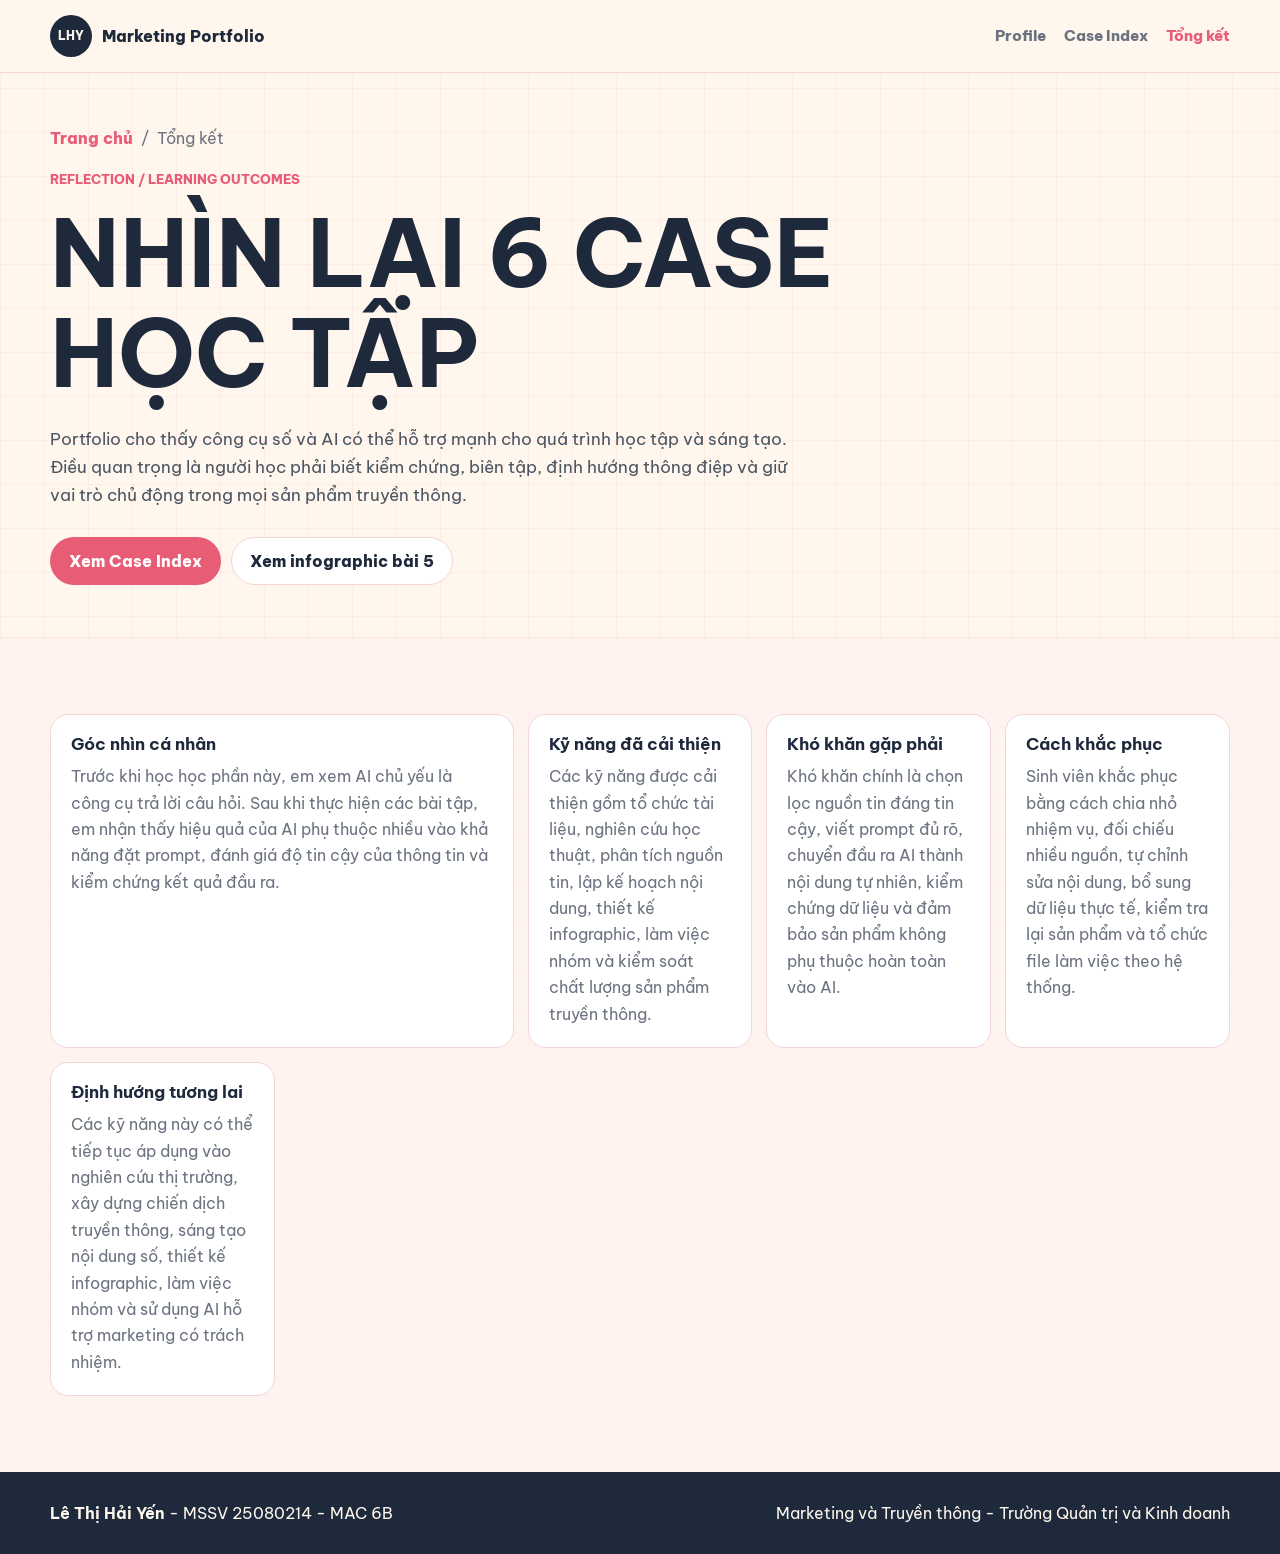
<file: pages/tong-ket.html>
<!DOCTYPE html>
<html lang="vi">
<head>
  <meta charset="UTF-8">
  <meta name="viewport" content="width=device-width, initial-scale=1.0">
  <title>Tổng kết | Portfolio Lê Thị Hải Yến</title>
  <meta name="description" content="Tổng kết quá trình học tập qua 6 bài tập của Lê Thị Hải Yến.">
  <link rel="icon" href="../images/favicon.svg" type="image/svg+xml">
  <link rel="preconnect" href="https://fonts.googleapis.com">
  <link rel="preconnect" href="https://fonts.gstatic.com" crossorigin>
  <link href="https://fonts.googleapis.com/css2?family=Be+Vietnam+Pro:wght@400;500;600;700;800&display=swap" rel="stylesheet">
  <link rel="stylesheet" href="../css/style.css">
  <script src="../js/script.js" defer></script>
</head>
<body data-theme="marketing-coral">
  <header class="site-header"><nav class="nav-bar" aria-label="Điều hướng chính"><a class="brand-lockup" href="../index.html"><span class="brand-dot">LHY</span><span>Marketing Portfolio</span></a><button class="menu-button" type="button" aria-label="Mở menu" aria-expanded="false"><span></span><span></span><span></span></button><div class="site-menu"><a href="../index.html#profile">Profile</a><a href="../index.html#cases">Case Index</a><a class="is-active" href="tong-ket.html">Tổng kết</a></div></nav></header>
  <main>
    <section class="page-hero"><div class="container"><div class="breadcrumb"><a href="../index.html">Trang chủ</a><span>/</span><span>Tổng kết</span></div><p class="eyebrow">Reflection / Learning Outcomes</p><h1>Nhìn lại 6 case học tập</h1><p class="lead">Portfolio cho thấy công cụ số và AI có thể hỗ trợ mạnh cho quá trình học tập và sáng tạo. Điều quan trọng là người học phải biết kiểm chứng, biên tập, định hướng thông điệp và giữ vai trò chủ động trong mọi sản phẩm truyền thông.</p><div class="cover-actions"><a class="button button-primary" href="../index.html#cases">Xem Case Index</a><a class="button button-secondary" href="../files/infographic-bai5.pdf" target="_blank" rel="noopener">Xem infographic bài 5</a></div></div></section>
    <section class="section section-alt"><div class="container"><div class="reflection-grid">
      <article class="reflection-card reflection-wide" data-reveal><h3>Góc nhìn cá nhân</h3><p>Trước khi học học phần này, em xem AI chủ yếu là công cụ trả lời câu hỏi. Sau khi thực hiện các bài tập, em nhận thấy hiệu quả của AI phụ thuộc nhiều vào khả năng đặt prompt, đánh giá độ tin cậy của thông tin và kiểm chứng kết quả đầu ra.</p></article>
      <article class="reflection-card" data-reveal><h3>Kỹ năng đã cải thiện</h3><p>Các kỹ năng được cải thiện gồm tổ chức tài liệu, nghiên cứu học thuật, phân tích nguồn tin, lập kế hoạch nội dung, thiết kế infographic, làm việc nhóm và kiểm soát chất lượng sản phẩm truyền thông.</p></article>
      <article class="reflection-card" data-reveal><h3>Khó khăn gặp phải</h3><p>Khó khăn chính là chọn lọc nguồn tin đáng tin cậy, viết prompt đủ rõ, chuyển đầu ra AI thành nội dung tự nhiên, kiểm chứng dữ liệu và đảm bảo sản phẩm không phụ thuộc hoàn toàn vào AI.</p></article>
      <article class="reflection-card" data-reveal><h3>Cách khắc phục</h3><p>Sinh viên khắc phục bằng cách chia nhỏ nhiệm vụ, đối chiếu nhiều nguồn, tự chỉnh sửa nội dung, bổ sung dữ liệu thực tế, kiểm tra lại sản phẩm và tổ chức file làm việc theo hệ thống.</p></article>
      <article class="reflection-card" data-reveal><h3>Định hướng tương lai</h3><p>Các kỹ năng này có thể tiếp tục áp dụng vào nghiên cứu thị trường, xây dựng chiến dịch truyền thông, sáng tạo nội dung số, thiết kế infographic, làm việc nhóm và sử dụng AI hỗ trợ marketing có trách nhiệm.</p></article>
    </div></div></section>
  </main>
  <footer class="site-footer"><div class="container footer-grid"><p><strong>Lê Thị Hải Yến</strong> - MSSV 25080214 - MAC 6B</p><p>Marketing và Truyền thông - Trường Quản trị và Kinh doanh</p></div></footer>
</body>
</html>
</file>
<file: css/style.css>
@charset "UTF-8";

:root {
  --color-primary: #e85d75;
  --color-secondary: #1e293b;
  --color-accent: #f59e0b;
  --color-bg: #fff7ed;
  --color-soft: #fff1f2;
  --color-surface: #ffffff;
  --color-border: #f3d4d8;
  --color-text: #1f2937;
  --color-muted: #6b7280;
  --radius-sm: 10px;
  --radius-md: 18px;
  --max-width: 1180px;
  --header-height: 72px;
  --shadow: 0 18px 50px rgba(30, 41, 59, 0.12);
}

* {
  box-sizing: border-box;
  letter-spacing: 0;
}

html {
  scroll-behavior: smooth;
}

body {
  margin: 0;
  font-family: "Be Vietnam Pro", "Segoe UI", Arial, sans-serif;
  color: var(--color-text);
  background:
    linear-gradient(90deg, rgba(232, 93, 117, 0.07) 1px, transparent 1px),
    linear-gradient(rgba(232, 93, 117, 0.07) 1px, transparent 1px),
    var(--color-bg);
  background-size: 44px 44px;
  line-height: 1.65;
}

body.menu-open {
  overflow: hidden;
}

img {
  display: block;
  max-width: 100%;
}

a {
  color: inherit;
  text-decoration: none;
}

a:focus-visible,
button:focus-visible {
  outline: 3px solid rgba(232, 93, 117, 0.36);
  outline-offset: 3px;
}

.site-header {
  position: sticky;
  top: 0;
  z-index: 30;
  min-height: var(--header-height);
  background: rgba(255, 247, 237, 0.92);
  border-bottom: 1px solid var(--color-border);
  backdrop-filter: blur(14px);
}

.nav-bar,
.container,
.campaign-cover {
  width: min(var(--max-width), calc(100% - 32px));
  margin: 0 auto;
}

.nav-bar {
  min-height: var(--header-height);
  display: flex;
  align-items: center;
  justify-content: space-between;
  gap: 22px;
}

.brand-lockup {
  display: inline-flex;
  align-items: center;
  gap: 10px;
  color: var(--color-secondary);
  font-weight: 800;
}

.brand-dot {
  width: 42px;
  height: 42px;
  display: inline-grid;
  place-items: center;
  border-radius: 50%;
  background: var(--color-secondary);
  color: #fff7ed;
  font-size: 0.78rem;
}

.site-menu {
  display: flex;
  align-items: center;
  gap: 18px;
}

.site-menu a {
  color: var(--color-muted);
  font-size: 0.94rem;
  font-weight: 800;
}

.site-menu a:hover,
.site-menu a.is-active {
  color: var(--color-primary);
}

.menu-button {
  display: none;
  width: 44px;
  height: 44px;
  border: 1px solid var(--color-border);
  border-radius: 50%;
  background: var(--color-surface);
  cursor: pointer;
}

.menu-button span {
  display: block;
  width: 20px;
  height: 2px;
  margin: 5px auto;
  border-radius: 999px;
  background: var(--color-secondary);
}

.hero {
  padding: 70px 0 80px;
}

.campaign-cover {
  position: relative;
  display: grid;
  grid-template-columns: minmax(0, 1fr) minmax(320px, 0.78fr);
  gap: 42px;
  align-items: center;
}

.cover-copy {
  min-width: 0;
}

.eyebrow {
  margin: 0 0 12px;
  color: var(--color-primary);
  font-size: 0.82rem;
  font-weight: 800;
  text-transform: uppercase;
}

h1,
h2,
h3,
p {
  margin: 0;
}

h1,
h2,
h3 {
  color: var(--color-secondary);
  line-height: 1.08;
}

h1 {
  max-width: 860px;
  font-size: 5.8rem;
  text-transform: uppercase;
}

.subheadline {
  margin-top: 12px;
  color: var(--color-primary);
  font-size: 2rem;
  font-weight: 800;
}

.lead {
  max-width: 760px;
  margin-top: 22px;
  color: #4b5563;
  font-size: 1.05rem;
}

.identity-line {
  display: flex;
  flex-wrap: wrap;
  gap: 9px;
  margin-top: 22px;
}

.tag-row,
.case-tags,
.skill-tags {
  display: flex;
  flex-wrap: wrap;
  gap: 8px;
}

.identity-line span,
.tag-row span,
.case-tags span,
.skill-tags span {
  display: inline-flex;
  align-items: center;
  min-height: 32px;
  border: 1px solid var(--color-border);
  border-radius: 999px;
  background: var(--color-surface);
  color: var(--color-secondary);
  padding: 5px 11px;
  font-size: 0.84rem;
  font-weight: 800;
}

.tag-row {
  margin-top: 18px;
}

.cover-actions,
.case-actions {
  display: flex;
  flex-wrap: wrap;
  gap: 10px;
  margin-top: 28px;
}

.button {
  min-height: 44px;
  display: inline-flex;
  align-items: center;
  justify-content: center;
  border: 1px solid transparent;
  border-radius: 999px;
  padding: 10px 18px;
  font-weight: 800;
  cursor: pointer;
}

.button-primary {
  background: var(--color-primary);
  color: #ffffff;
}

.button-secondary {
  background: var(--color-surface);
  color: var(--color-secondary);
  border-color: var(--color-border);
}

.button:hover {
  transform: translateY(-1px);
}

.cover-visual {
  position: relative;
  display: grid;
  justify-items: end;
  padding-top: 70px;
}

.vnu-logo {
  position: absolute;
  top: 34px;
  right: clamp(110px, 8vw, 170px);
  z-index: 2;
  width: 112px;
  aspect-ratio: 1;
  object-fit: contain;
  border: 1px solid var(--color-border);
  border-radius: 50%;
  background: #ffffff;
  padding: 12px;
  box-shadow: 0 12px 30px rgba(30, 41, 59, 0.1);
}

.poster-board {
  position: relative;
  padding: 18px;
  border: 1px solid var(--color-border);
  border-radius: var(--radius-md);
  background: var(--color-surface);
  box-shadow: var(--shadow);
}

.poster-board img {
  width: 100%;
  border-radius: var(--radius-sm);
}

.poster-note {
  position: absolute;
  right: 28px;
  bottom: 28px;
  max-width: 200px;
  padding: 14px;
  border-radius: var(--radius-sm);
  background: var(--color-secondary);
  color: #fff7ed;
  font-weight: 800;
}

.section {
  padding: 76px 0;
  border-top: 1px solid rgba(232, 93, 117, 0.12);
}

.section-alt {
  background: rgba(255, 241, 242, 0.72);
}

.section-heading {
  display: grid;
  grid-template-columns: minmax(0, 0.9fr) minmax(280px, 0.62fr);
  gap: 30px;
  align-items: end;
  margin-bottom: 30px;
}

.section-heading h2 {
  font-size: 2.5rem;
}

.section-heading p {
  color: var(--color-muted);
}

.snapshot-grid {
  display: grid;
  grid-template-columns: repeat(4, minmax(0, 1fr));
  gap: 16px;
}

.snapshot-card {
  min-height: 260px;
  padding: 22px;
  border: 1px solid var(--color-border);
  border-radius: var(--radius-md);
  background: var(--color-surface);
  box-shadow: var(--shadow);
}

.snapshot-card strong {
  display: block;
  margin-bottom: 14px;
  color: var(--color-primary);
  font-size: 0.86rem;
  text-transform: uppercase;
}

.snapshot-card p,
.case-item p,
.reflection-card p,
.detail-section p,
.detail-section li {
  color: var(--color-muted);
}

.skill-tags {
  margin-top: 18px;
}

.highlight-strip {
  margin-top: 18px;
  padding: 22px;
  border: 1px solid var(--color-border);
  border-radius: var(--radius-md);
  background: linear-gradient(135deg, #ffffff, #fff1f2);
  box-shadow: var(--shadow);
}

.highlight-strip strong {
  display: block;
  margin-bottom: 12px;
  color: var(--color-primary);
  font-size: 0.9rem;
  text-transform: uppercase;
}

.highlight-strip ul {
  display: grid;
  grid-template-columns: repeat(2, minmax(0, 1fr));
  gap: 10px 24px;
  margin: 0;
  padding-left: 20px;
}

.highlight-strip li {
  color: var(--color-secondary);
  font-weight: 700;
}

.casebook {
  display: grid;
  gap: 18px;
}

.case-item {
  display: grid;
  grid-template-columns: 124px minmax(0, 1fr) 210px;
  gap: 20px;
  align-items: center;
  padding: 20px;
  border: 1px solid var(--color-border);
  border-radius: var(--radius-md);
  background: var(--color-surface);
  box-shadow: var(--shadow);
}

.case-item.featured {
  border-color: #c58f62;
  background: linear-gradient(135deg, #fff7ed, #f4dfca);
}

.case-number {
  color: var(--color-primary);
  font-size: 3.4rem;
  font-weight: 800;
  line-height: 1;
}

.featured .case-number {
  color: #8a4b24;
}

.case-item h3 {
  margin-bottom: 8px;
  font-size: 1.4rem;
}

.case-actions {
  justify-content: flex-end;
  margin-top: 0;
}

.reflection-grid {
  display: grid;
  grid-template-columns: repeat(5, minmax(0, 1fr));
  gap: 14px;
}

.reflection-card {
  min-height: 210px;
  padding: 20px;
  border: 1px solid var(--color-border);
  border-radius: var(--radius-md);
  background: var(--color-surface);
}

.reflection-wide {
  grid-column: span 2;
}

.reflection-card h3 {
  margin-bottom: 10px;
  font-size: 1.05rem;
}

.page-hero {
  padding: 52px 0;
}

.breadcrumb {
  display: flex;
  flex-wrap: wrap;
  gap: 8px;
  margin-bottom: 18px;
  color: var(--color-muted);
}

.breadcrumb a {
  color: var(--color-primary);
  font-weight: 800;
}

.detail-layout {
  display: grid;
  grid-template-columns: minmax(0, 1fr) 300px;
  gap: 28px;
  align-items: start;
}

.detail-main {
  display: grid;
  gap: 18px;
}

.detail-section,
.side-panel {
  padding: 22px;
  border: 1px solid var(--color-border);
  border-radius: var(--radius-md);
  background: var(--color-surface);
  box-shadow: var(--shadow);
}

.detail-section h2,
.side-panel h2 {
  margin-bottom: 10px;
  color: var(--color-primary);
  font-size: 1.18rem;
}

.side-stack {
  position: sticky;
  top: calc(var(--header-height) + 18px);
  display: grid;
  gap: 16px;
}

.site-footer {
  padding: 28px 0;
  background: var(--color-secondary);
  color: #fff7ed;
}

.footer-grid {
  display: flex;
  flex-wrap: wrap;
  justify-content: space-between;
  gap: 10px 24px;
}

[data-reveal] {
  opacity: 0;
  transform: translateY(18px);
  transition: opacity 420ms ease, transform 420ms ease;
}

[data-reveal].is-visible {
  opacity: 1;
  transform: translateY(0);
}

@media (max-width: 980px) {
  .campaign-cover,
  .section-heading,
  .detail-layout {
    grid-template-columns: 1fr;
  }

  .cover-visual,
  .poster-board {
    max-width: 560px;
  }

  .cover-visual {
    justify-items: start;
    padding-top: 0;
  }

  .vnu-logo {
    position: static;
    justify-self: end;
    margin: -8px 10px 0 0;
    width: 96px;
  }

  .snapshot-grid,
  .reflection-grid {
    grid-template-columns: repeat(2, minmax(0, 1fr));
  }

  .highlight-strip ul {
    grid-template-columns: 1fr;
  }

  .case-item {
    grid-template-columns: 96px minmax(0, 1fr);
  }

  .case-actions {
    grid-column: 1 / -1;
    justify-content: flex-start;
  }

  .side-stack {
    position: static;
  }
}

@media (max-width: 720px) {
  :root {
    --header-height: 66px;
  }

  h1 {
    font-size: 3rem;
  }

  .subheadline {
    font-size: 1.45rem;
  }

  .menu-button {
    display: block;
  }

  .site-menu {
    position: fixed;
    top: var(--header-height);
    left: 0;
    right: 0;
    display: none;
    flex-direction: column;
    align-items: stretch;
    padding: 16px;
    background: var(--color-bg);
    border-bottom: 1px solid var(--color-border);
  }

  .site-menu.is-open {
    display: flex;
  }

  .site-menu a {
    padding: 10px 0;
    text-align: center;
  }

  .hero,
  .section {
    padding: 54px 0;
  }

  .snapshot-grid,
  .reflection-grid,
  .case-item {
    grid-template-columns: 1fr;
  }

  .reflection-wide {
    grid-column: auto;
  }

  .case-number {
    font-size: 2.5rem;
  }
}
</file>
